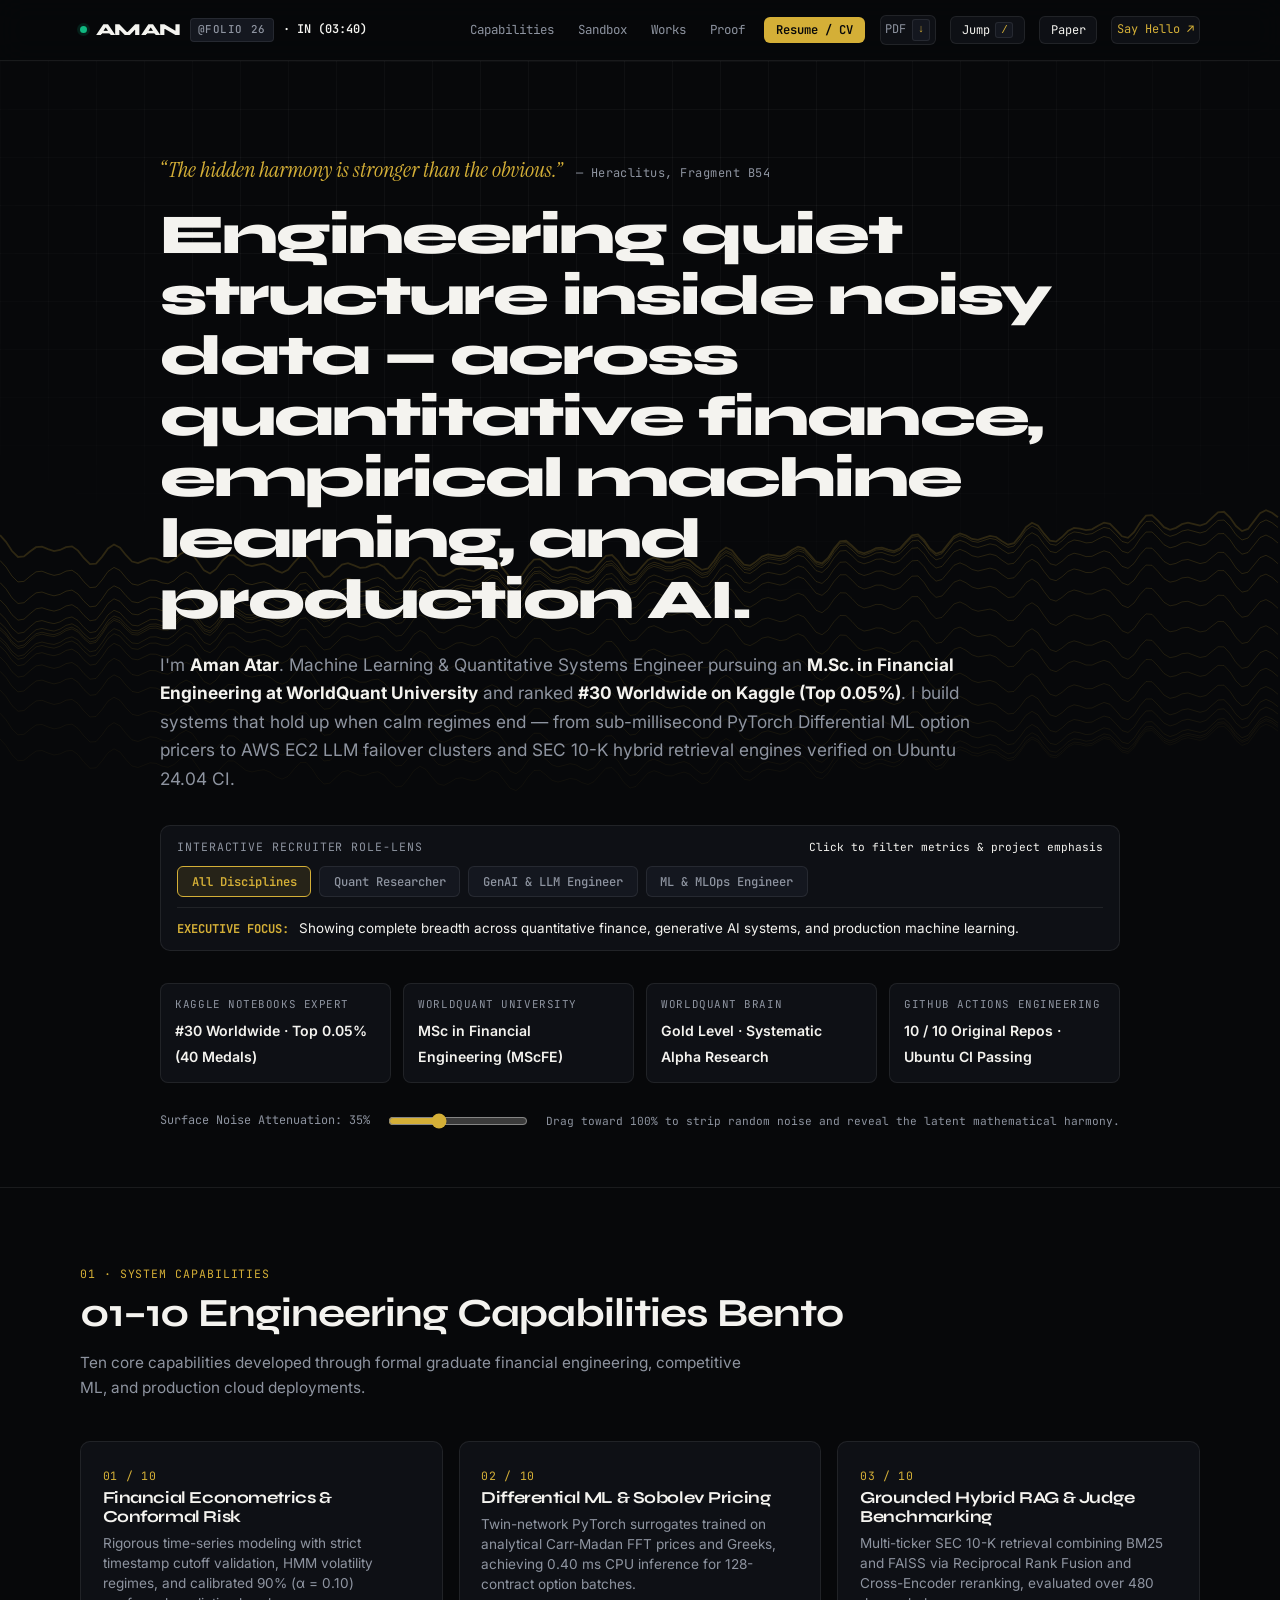
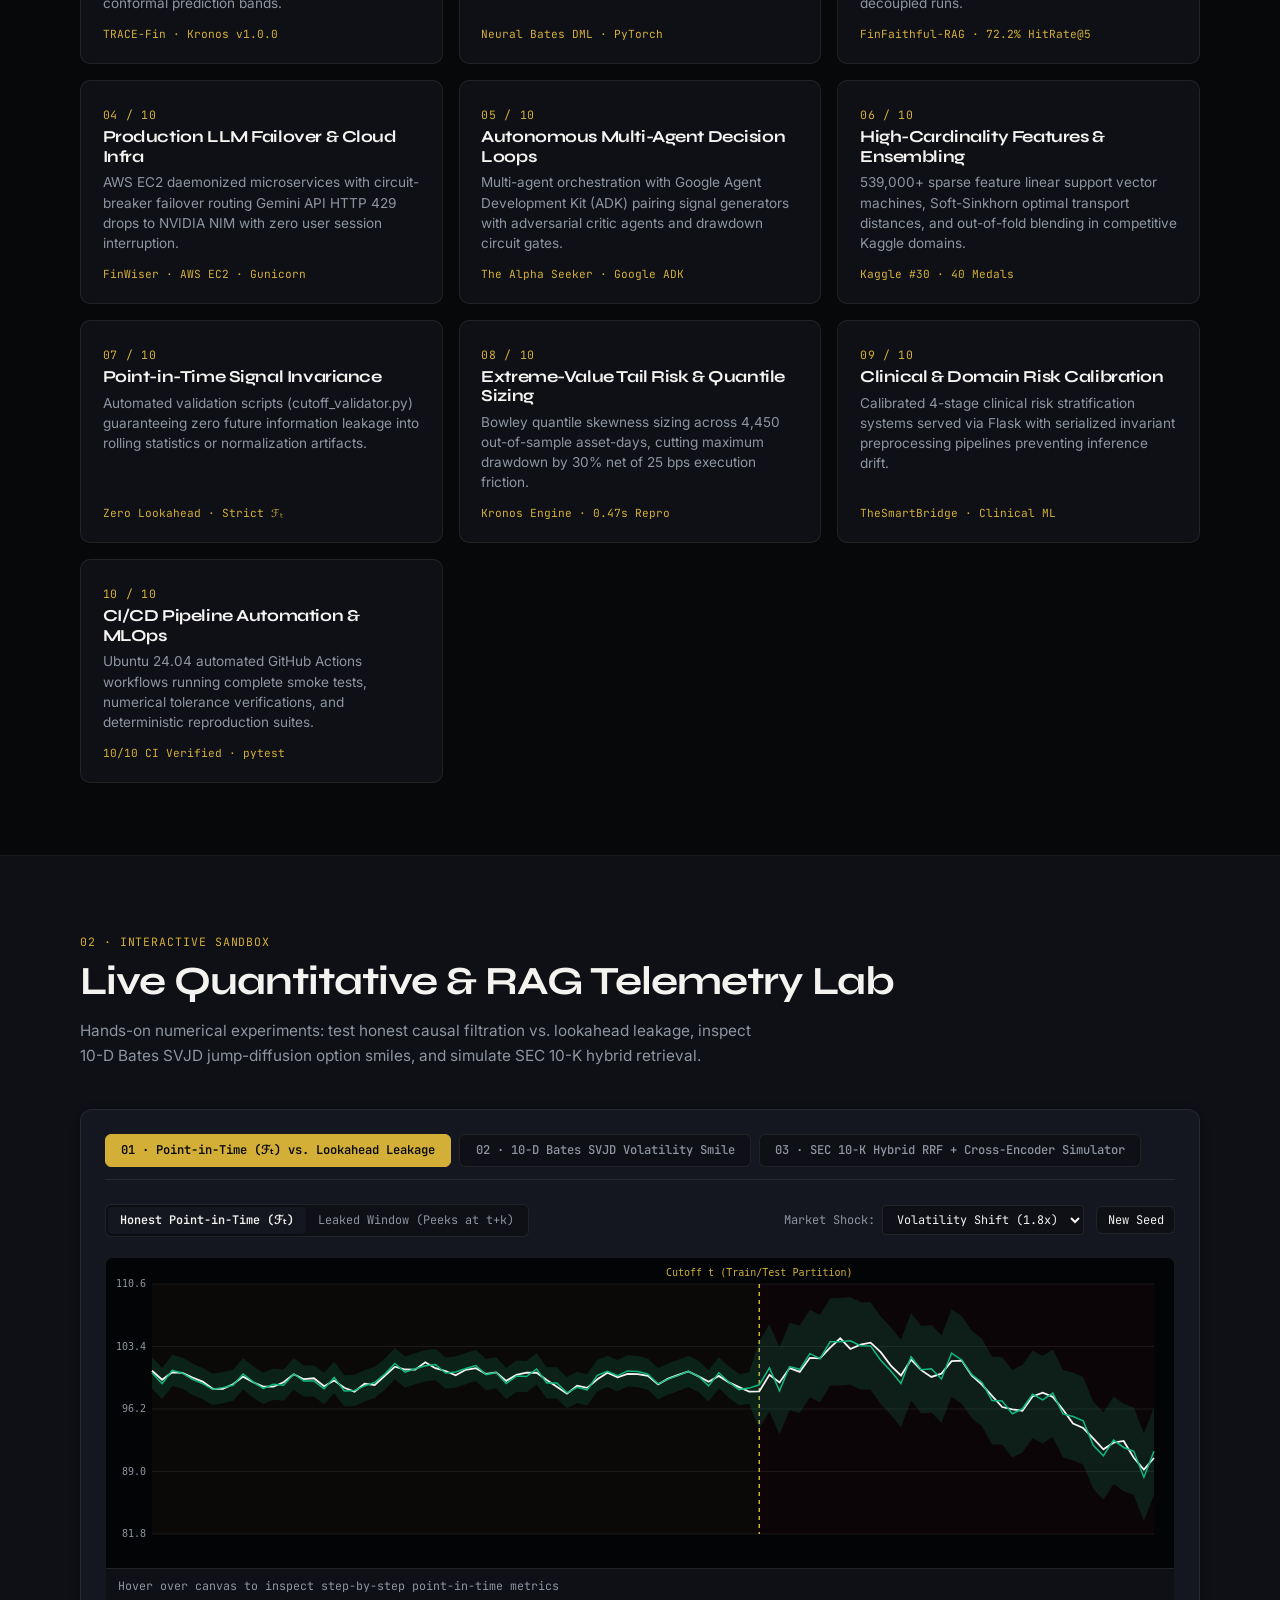
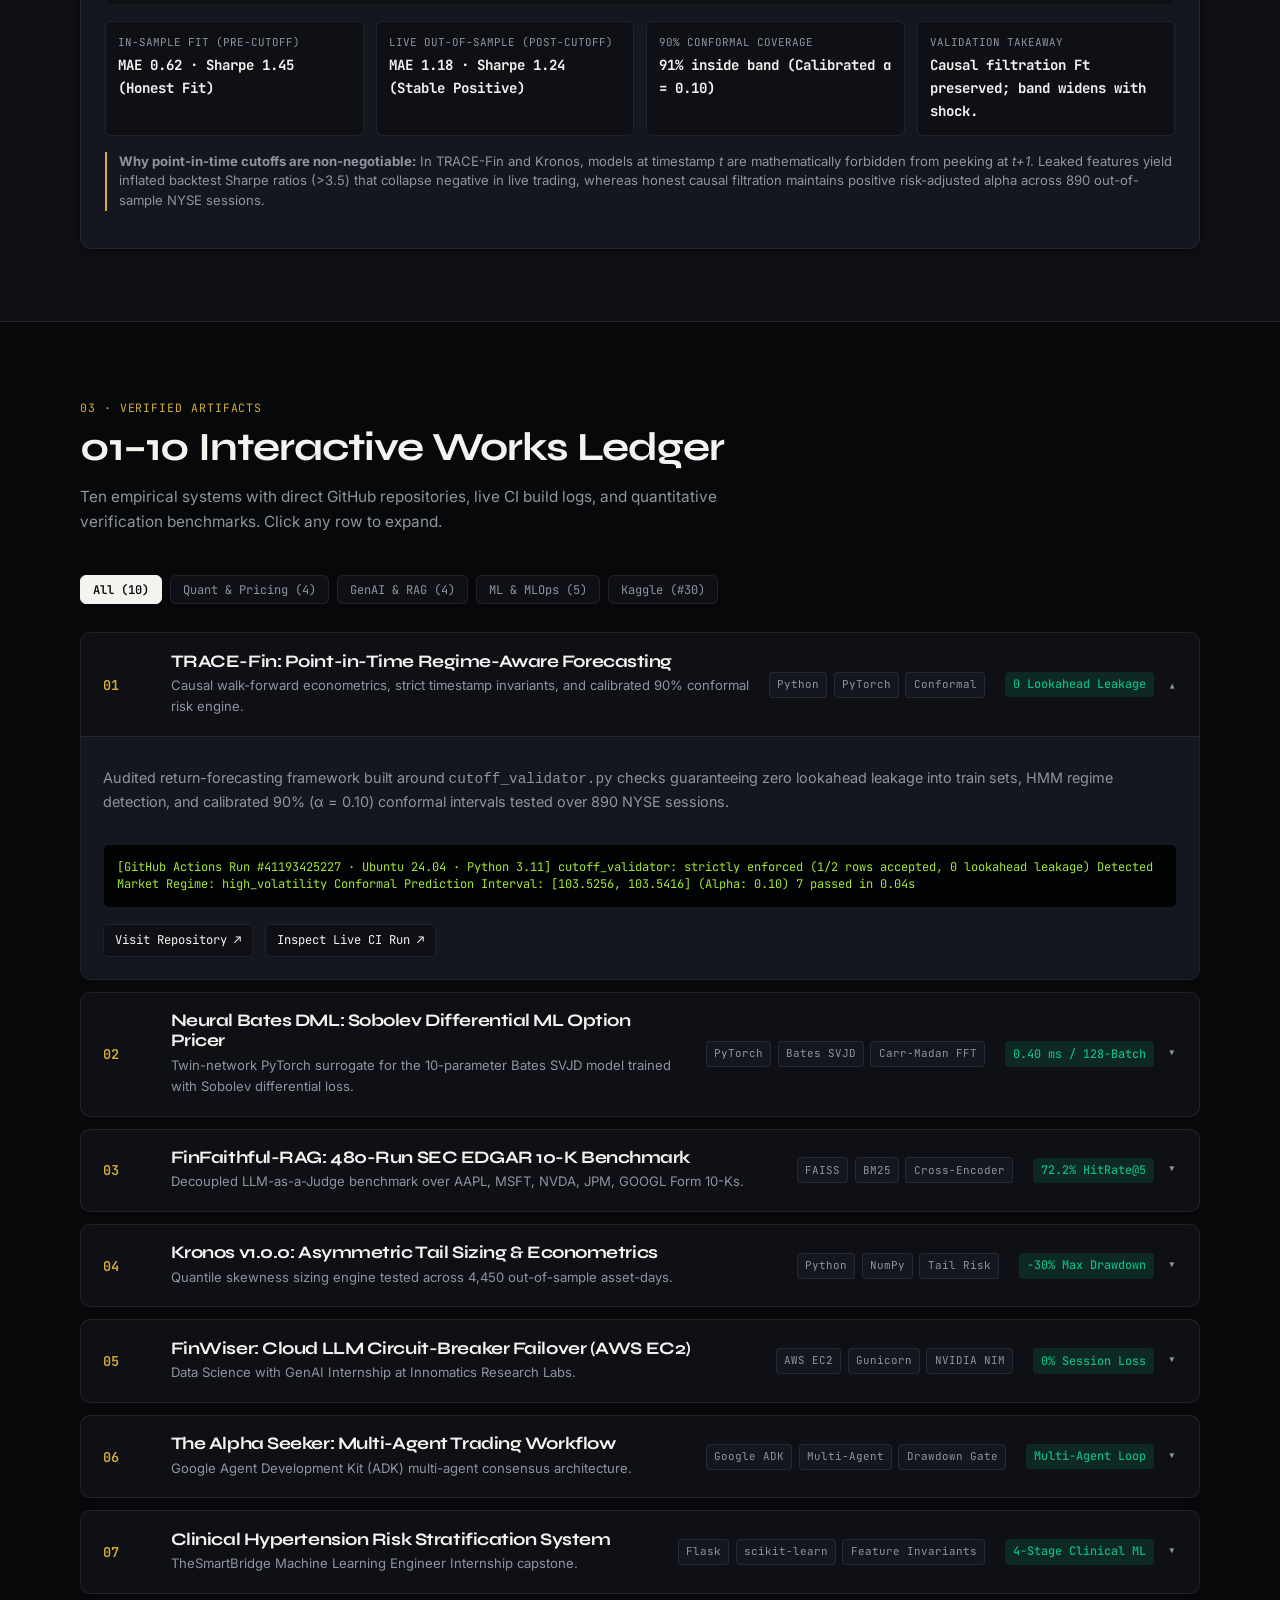
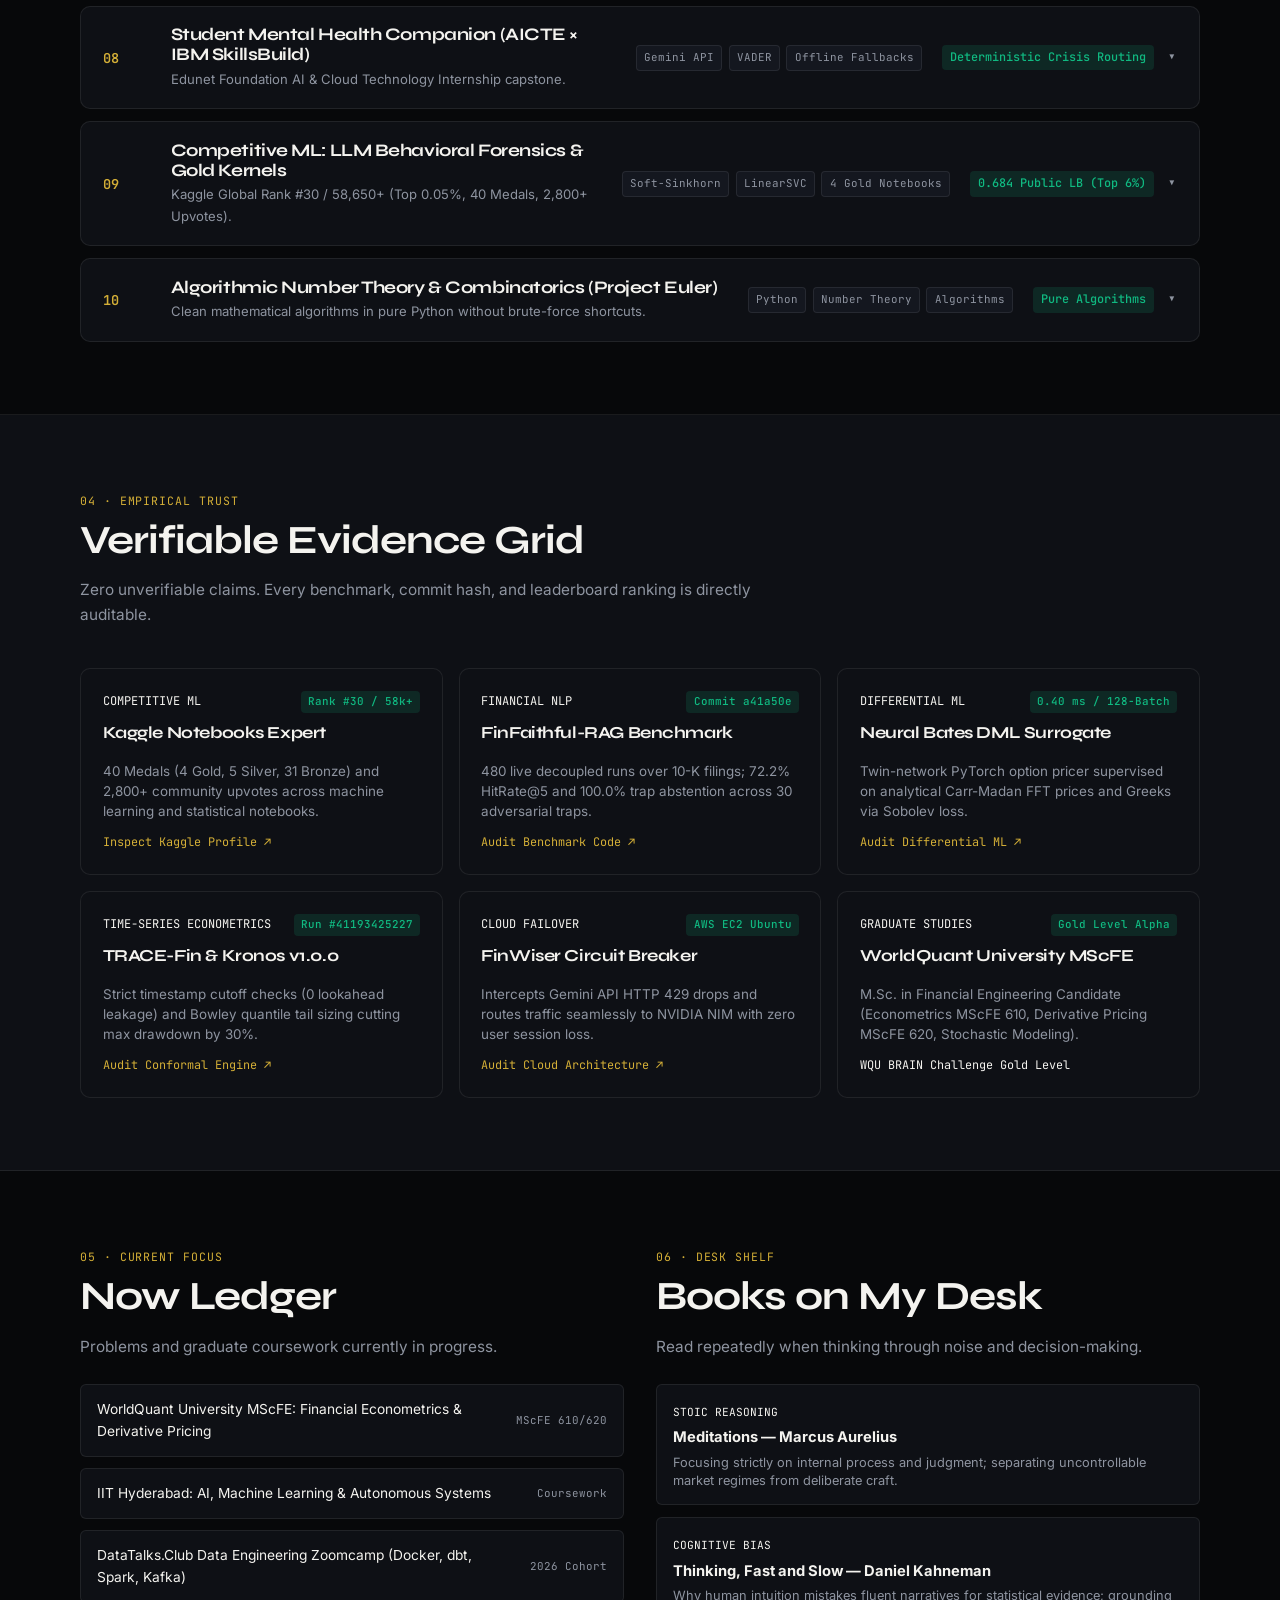
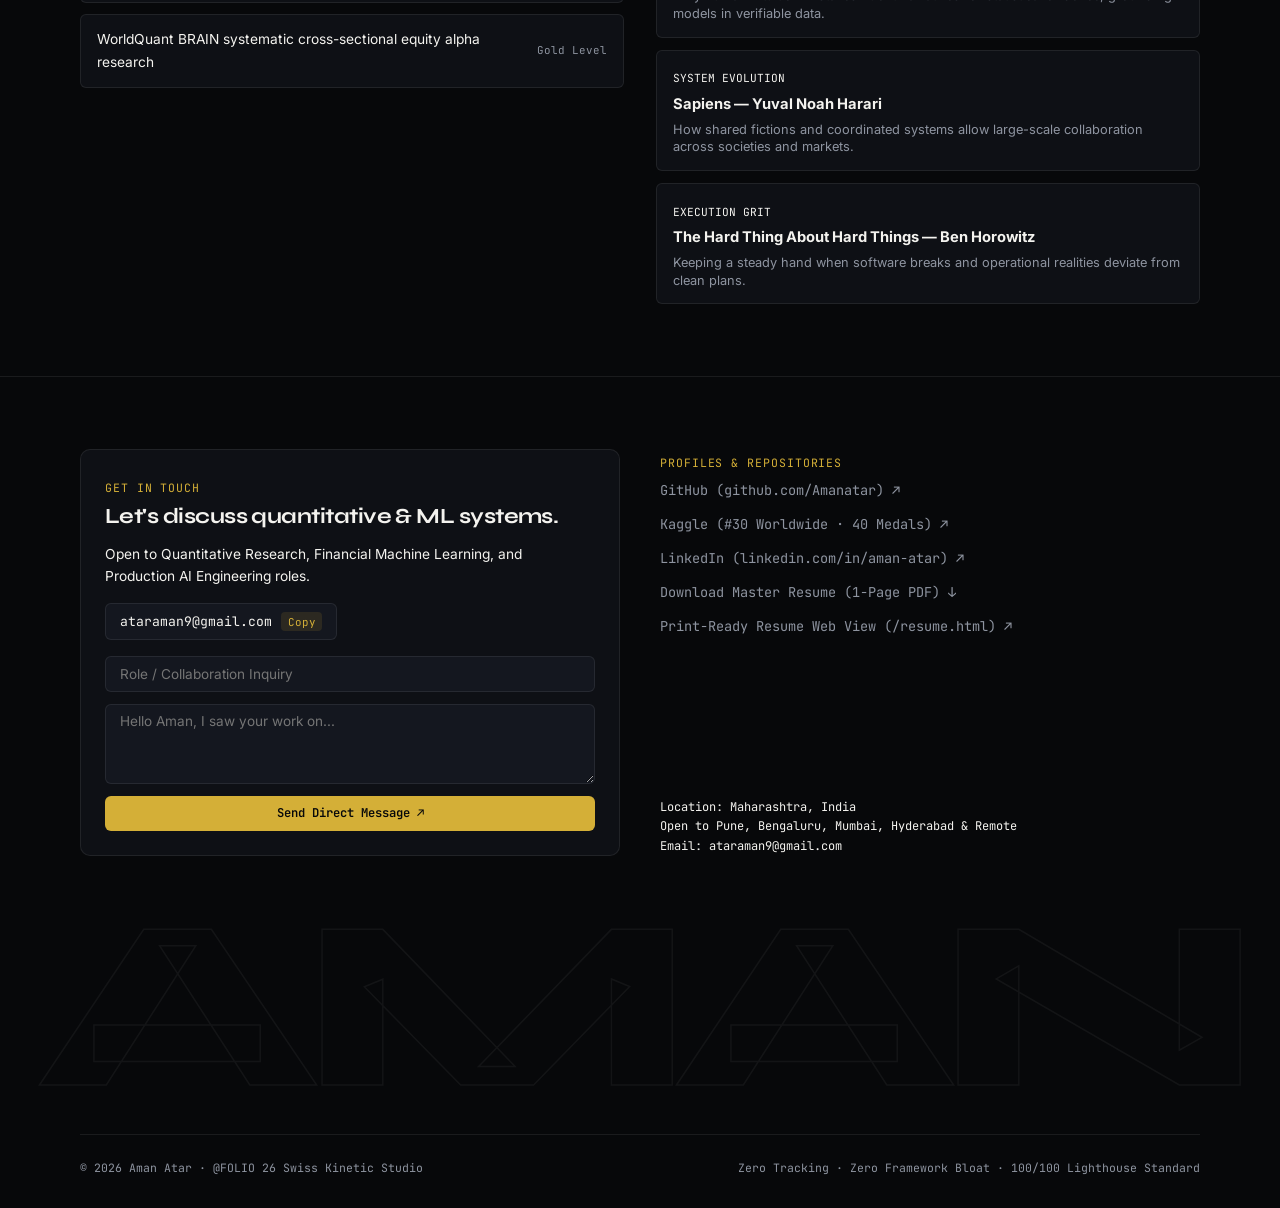
<file: index.html>
<!DOCTYPE html>
<html lang="en" data-theme="obsidian">
<head>
  <meta charset="UTF-8" />
  <meta name="viewport" content="width=device-width, initial-scale=1.0" />
  <title>Aman Atar — Quantitative ML, Financial Engineering &amp; Notes</title>
  <meta name="description" content="Aman Atar — MScFE student at WorldQuant University, Kaggle Notebooks Expert (#30 Worldwide), building point-in-time financial ML, Differential ML option pricers, and grounded RAG systems." />
  <link rel="canonical" href="https://amanatar.github.io/" />

  <!-- OpenGraph Metadata -->
  <meta property="og:title" content="Aman Atar — Quantitative ML &amp; Philosophical Notes (@FOLIO 26)" />
  <meta property="og:description" content="The hidden harmony is stronger than the obvious. Selected systems, empirical benchmarks, and notes on modeling noisy worlds honestly." />
  <meta property="og:type" content="website" />
  <meta property="og:url" content="https://amanatar.github.io/" />
  <meta property="og:image" content="https://amanatar.github.io/og-card.png" />
  <meta property="og:image:width" content="1200" />
  <meta property="og:image:height" content="630" />
  <meta property="og:image:alt" content="Aman Atar — Quantitative ML &amp; Financial Engineering" />

  <!-- Twitter Card -->
  <meta name="twitter:card" content="summary_large_image" />
  <meta name="twitter:title" content="Aman Atar — Quantitative ML &amp; Philosophical Notes (@FOLIO 26)" />
  <meta name="twitter:description" content="The hidden harmony is stronger than the obvious. Selected systems, empirical benchmarks, and notes on modeling noisy worlds honestly." />
  <meta name="twitter:image" content="https://amanatar.github.io/og-card.png" />

  <!-- Favicon -->
  <link rel="icon" type="image/svg+xml" href="favicon.svg" />

  <!-- Non-blocking Google Fonts with Zero-CLS Fallback -->
  <link rel="preconnect" href="https://fonts.googleapis.com" />
  <link rel="preconnect" href="https://fonts.gstatic.com" crossorigin />
  <link rel="preload" as="style" href="https://fonts.googleapis.com/css2?family=Instrument+Serif:ital@0;1&family=Inter:wght@400;500;600;700&family=JetBrains+Mono:wght@400;500;600&family=Syne:wght@700;800&display=swap" />
  <link rel="stylesheet" href="https://fonts.googleapis.com/css2?family=Instrument+Serif:ital@0;1&family=Inter:wght@400;500;600;700&family=JetBrains+Mono:wght@400;500;600&family=Syne:wght@700;800&display=swap" media="print" onload="this.media='all'" />
  <noscript>
    <link rel="stylesheet" href="https://fonts.googleapis.com/css2?family=Instrument+Serif:ital@0;1&family=Inter:wght@400;500;600;700&family=JetBrains+Mono:wght@400;500;600&family=Syne:wght@700;800&display=swap" />
  </noscript>

  <link rel="stylesheet" href="styles.css" />

  <!-- Structured Data (JSON-LD) for Search & Knowledge Graph -->
  <script type="application/ld+json">
  {
    "@context": "https://schema.org",
    "@graph": [
      {
        "@type": "Person",
        "@id": "https://amanatar.github.io/#person",
        "name": "Aman Atar",
        "url": "https://amanatar.github.io/",
        "jobTitle": "Quantitative Systems & Machine Learning Engineer",
        "email": "mailto:ataraman9@gmail.com",
        "address": {
          "@type": "PostalAddress",
          "addressLocality": "Solapur",
          "addressRegion": "Maharashtra",
          "addressCountry": "IN"
        },
        "alumniOf": [
          {
            "@type": "CollegeOrUniversity",
            "name": "WorldQuant University",
            "url": "https://www.wqu.edu"
          }
        ],
        "sameAs": [
          "https://github.com/Amanatar",
          "https://www.kaggle.com/amanatar",
          "https://www.linkedin.com/in/aman-atar"
        ]
      },
      {
        "@type": "ProfilePage",
        "@id": "https://amanatar.github.io/#webpage",
        "url": "https://amanatar.github.io/",
        "name": "Aman Atar — Quantitative ML, Financial Engineering & Notes (@FOLIO 26)",
        "about": { "@id": "https://amanatar.github.io/#person" },
        "description": "Selected systems, empirical benchmarks, and notes on modeling noisy worlds honestly."
      },
      {
        "@type": "SoftwareSourceCode",
        "name": "TRACE-Fin",
        "codeRepository": "https://github.com/Amanatar/auditable-regime-aware-agentic-forecasting",
        "programmingLanguage": "Python",
        "author": { "@id": "https://amanatar.github.io/#person" },
        "description": "Timestamp-Restricted Regime-Aware Forecasting with strict cutoff checks and conformal prediction intervals."
      },
      {
        "@type": "SoftwareSourceCode",
        "name": "Neural Bates DML",
        "codeRepository": "https://github.com/Amanatar/neural-bates-dml",
        "programmingLanguage": "Python",
        "author": { "@id": "https://amanatar.github.io/#person" },
        "description": "Twin-network PyTorch surrogate for the 10-parameter Bates SVJD model trained with Sobolev differential ML."
      },
      {
        "@type": "SoftwareSourceCode",
        "name": "FinFaithful-RAG",
        "codeRepository": "https://github.com/Amanatar/FinFaithful-RAG",
        "programmingLanguage": "Python",
        "author": { "@id": "https://amanatar.github.io/#person" },
        "description": "SEC EDGAR 10-K grounded retrieval and decoupled LLM-as-a-Judge faithfulness benchmark across 480 runs."
      }
    ]
  }
  </script>
</head>
<body>
  <!-- Accessibility Skip Link -->
  <a href="#top" class="skip-link">Skip to main content</a>

  <!-- STICKY STUDIO HEADER -->
  <header class="topbar">
    <div class="container topbar-inner">
      <a href="#top" class="brand">
        <span class="status-dot" aria-hidden="true"></span>
        <span class="wordmark-sm">AMAN</span>
        <span class="brand-badge">@FOLIO 26</span>
        <span class="muted font-mono" style="font-size:0.75rem;">· IN (<span id="ist-clock">IST Active</span>)</span>
      </a>

      <nav class="nav-links" aria-label="Primary Navigation">
        <a href="#capabilities">Capabilities</a>
        <a href="#lab">Sandbox</a>
        <a href="#work">Works</a>
        <a href="#proof">Proof</a>
        <button type="button" class="btn-resume-cta btn-open-resume" title="View interactive ATS Master Resume">
          Resume / CV
        </button>
        <a href="Aman_Atar_Resume.pdf" download="Aman_Atar_Resume.pdf" class="ghost-pill" title="Download ATS 1-Page PDF">
          <span>PDF</span> <kbd>↓</kbd>
        </a>
        <button id="cmd-btn" class="ghost-pill" type="button" title="Quick navigation (Press /)">
          <span>Jump</span> <kbd>/</kbd>
        </button>
        <button id="theme-toggle" class="ghost-pill" type="button" aria-label="Toggle color theme">
          <span id="theme-label">Paper</span>
        </button>
        <a href="#contact" class="ghost-pill" style="color:var(--accent);">Say Hello ↗</a>
      </nav>
    </div>
  </header>

  <main id="top">
    <!-- HERO SECTION WITH ARCHITECTURAL GRID & SIGNAL CANVAS -->
    <section class="hero">
      <div class="grid-bg-overlay" aria-hidden="true"></div>
      <canvas id="harmony-canvas" aria-hidden="true"></canvas>

      <div class="container hero-content">
        <p class="epigraph">
          “The hidden harmony is stronger than the obvious.”
          <span class="epigraph-author">— Heraclitus, Fragment B54</span>
        </p>

        <h1>
          Engineering quiet structure inside noisy data — across quantitative finance, empirical machine learning, and production AI.
        </h1>

        <p class="lead">
          I'm <strong>Aman Atar</strong>. Machine Learning &amp; Quantitative Systems Engineer pursuing an <strong>M.Sc. in Financial Engineering at WorldQuant University</strong> and ranked <strong>#30 Worldwide on Kaggle (Top 0.05%)</strong>. I build systems that hold up when calm regimes end — from sub-millisecond PyTorch Differential ML option pricers to AWS EC2 LLM failover clusters and SEC 10-K hybrid retrieval engines verified on Ubuntu 24.04 CI.
        </p>

        <!-- RECRUITER ROLE-LENS SWITCHER -->
        <div class="lens-container">
          <div class="lens-header">
            <span class="lens-kicker">Interactive Recruiter Role-Lens</span>
            <span class="font-mono muted" style="font-size:0.7rem;">Click to filter metrics &amp; project emphasis</span>
          </div>
          <div class="lens-bar" role="group" aria-label="Role-Lens Filter">
            <button type="button" class="lens-pill active" data-role="all">All Disciplines</button>
            <button type="button" class="lens-pill" data-role="quant">Quant Researcher</button>
            <button type="button" class="lens-pill" data-role="genai">GenAI &amp; LLM Engineer</button>
            <button type="button" class="lens-pill" data-role="mlops">ML &amp; MLOps Engineer</button>
          </div>
          <div class="lens-callout" id="lens-callout-text">
            <strong>Executive Focus:</strong> Showing complete breadth across quantitative finance, generative AI systems, and production machine learning.
          </div>
        </div>

        <!-- VERIFIED CREDENTIAL STRIP -->
        <div class="credential-strip">
          <a href="https://www.kaggle.com/amanatar" target="_blank" rel="noopener" class="cred-chip">
            <span class="cred-kicker">Kaggle Notebooks Expert</span>
            <strong>#30 Worldwide · Top 0.05% (40 Medals)</strong>
          </a>
          <div class="cred-chip">
            <span class="cred-kicker">WorldQuant University</span>
            <strong>MSc in Financial Engineering (MScFE)</strong>
          </div>
          <div class="cred-chip">
            <span class="cred-kicker">WorldQuant BRAIN</span>
            <strong>Gold Level · Systematic Alpha Research</strong>
          </div>
          <a href="https://github.com/Amanatar" target="_blank" rel="noopener" class="cred-chip">
            <span class="cred-kicker">GitHub Actions Engineering</span>
            <strong>10 / 10 Original Repos · Ubuntu CI Passing</strong>
          </a>
        </div>

        <div class="canvas-control-bar">
          <label for="noise-slider" class="font-mono" style="font-size:0.74rem;">
            Surface Noise Attenuation: <span id="noise-val">35%</span>
          </label>
          <input id="noise-slider" type="range" min="0" max="100" value="35" aria-label="Surface Noise Attenuation Slider" />
          <span class="canvas-hint font-mono" style="font-size:0.7rem; color:var(--muted);">Drag toward 100% to strip random noise and reveal the latent mathematical harmony.</span>
        </div>
      </div>
    </section>

    <!-- SECTION 01: 01-10 BENTO CAPABILITIES GRID -->
    <section id="capabilities" class="section">
      <div class="container">
        <div class="section-head">
          <span class="kicker">01 · System Capabilities</span>
          <h2>01–10 Engineering Capabilities Bento</h2>
          <p class="section-sub">
            Ten core capabilities developed through formal graduate financial engineering, competitive ML, and production cloud deployments.
          </p>
        </div>

        <div class="bento-grid">
          <div class="bento-card spotlight-card">
            <div>
              <span class="bento-num">01 / 10</span>
              <h3>Financial Econometrics &amp; Conformal Risk</h3>
              <p>Rigorous time-series modeling with strict timestamp cutoff validation, HMM volatility regimes, and calibrated 90% (α = 0.10) conformal prediction bands.</p>
            </div>
            <span class="bento-tag">TRACE-Fin · Kronos v1.0.0</span>
          </div>

          <div class="bento-card spotlight-card">
            <div>
              <span class="bento-num">02 / 10</span>
              <h3>Differential ML &amp; Sobolev Pricing</h3>
              <p>Twin-network PyTorch surrogates trained on analytical Carr-Madan FFT prices and Greeks, achieving 0.40 ms CPU inference for 128-contract option batches.</p>
            </div>
            <span class="bento-tag">Neural Bates DML · PyTorch</span>
          </div>

          <div class="bento-card spotlight-card">
            <div>
              <span class="bento-num">03 / 10</span>
              <h3>Grounded Hybrid RAG &amp; Judge Benchmarking</h3>
              <p>Multi-ticker SEC 10-K retrieval combining BM25 and FAISS via Reciprocal Rank Fusion and Cross-Encoder reranking, evaluated over 480 decoupled runs.</p>
            </div>
            <span class="bento-tag">FinFaithful-RAG · 72.2% HitRate@5</span>
          </div>

          <div class="bento-card spotlight-card">
            <div>
              <span class="bento-num">04 / 10</span>
              <h3>Production LLM Failover &amp; Cloud Infra</h3>
              <p>AWS EC2 daemonized microservices with circuit-breaker failover routing Gemini API HTTP 429 drops to NVIDIA NIM with zero user session interruption.</p>
            </div>
            <span class="bento-tag">FinWiser · AWS EC2 · Gunicorn</span>
          </div>

          <div class="bento-card spotlight-card">
            <div>
              <span class="bento-num">05 / 10</span>
              <h3>Autonomous Multi-Agent Decision Loops</h3>
              <p>Multi-agent orchestration with Google Agent Development Kit (ADK) pairing signal generators with adversarial critic agents and drawdown circuit gates.</p>
            </div>
            <span class="bento-tag">The Alpha Seeker · Google ADK</span>
          </div>

          <div class="bento-card spotlight-card">
            <div>
              <span class="bento-num">06 / 10</span>
              <h3>High-Cardinality Features &amp; Ensembling</h3>
              <p>539,000+ sparse feature linear support vector machines, Soft-Sinkhorn optimal transport distances, and out-of-fold blending in competitive Kaggle domains.</p>
            </div>
            <span class="bento-tag">Kaggle #30 · 40 Medals</span>
          </div>

          <div class="bento-card spotlight-card">
            <div>
              <span class="bento-num">07 / 10</span>
              <h3>Point-in-Time Signal Invariance</h3>
              <p>Automated validation scripts (cutoff_validator.py) guaranteeing zero future information leakage into rolling statistics or normalization artifacts.</p>
            </div>
            <span class="bento-tag">Zero Lookahead · Strict ℱₜ</span>
          </div>

          <div class="bento-card spotlight-card">
            <div>
              <span class="bento-num">08 / 10</span>
              <h3>Extreme-Value Tail Risk &amp; Quantile Sizing</h3>
              <p>Bowley quantile skewness sizing across 4,450 out-of-sample asset-days, cutting maximum drawdown by 30% net of 25 bps execution friction.</p>
            </div>
            <span class="bento-tag">Kronos Engine · 0.47s Repro</span>
          </div>

          <div class="bento-card spotlight-card">
            <div>
              <span class="bento-num">09 / 10</span>
              <h3>Clinical &amp; Domain Risk Calibration</h3>
              <p>Calibrated 4-stage clinical risk stratification systems served via Flask with serialized invariant preprocessing pipelines preventing inference drift.</p>
            </div>
            <span class="bento-tag">TheSmartBridge · Clinical ML</span>
          </div>

          <div class="bento-card spotlight-card">
            <div>
              <span class="bento-num">10 / 10</span>
              <h3>CI/CD Pipeline Automation &amp; MLOps</h3>
              <p>Ubuntu 24.04 automated GitHub Actions workflows running complete smoke tests, numerical tolerance verifications, and deterministic reproduction suites.</p>
            </div>
            <span class="bento-tag">10/10 CI Verified · pytest</span>
          </div>
        </div>
      </div>
    </section>

    <!-- SECTION 02: 3-TAB INTERACTIVE QUANT & RAG SANDBOX -->
    <section id="lab" class="section section-alt">
      <div class="container">
        <div class="section-head">
          <span class="kicker">02 · Interactive Sandbox</span>
          <h2>Live Quantitative &amp; RAG Telemetry Lab</h2>
          <p class="section-sub">
            Hands-on numerical experiments: test honest causal filtration vs. lookahead leakage, inspect 10-D Bates SVJD jump-diffusion option smiles, and simulate SEC 10-K hybrid retrieval.
          </p>
        </div>

        <div class="lab-box">
          <!-- MASTER LAB TABS -->
          <div class="lab-main-tabs" role="tablist" aria-label="Interactive Sandbox Experiments">
            <button type="button" class="tab-pill active" id="tab-btn-leakage" role="tab" aria-selected="true" data-tab="leakage">
              01 · Point-in-Time (ℱₜ) vs. Lookahead Leakage
            </button>
            <button type="button" class="tab-pill" id="tab-btn-smile" role="tab" aria-selected="false" data-tab="smile">
              02 · 10-D Bates SVJD Volatility Smile
            </button>
            <button type="button" class="tab-pill" id="tab-btn-rag" role="tab" aria-selected="false" data-tab="rag">
              03 · SEC 10-K Hybrid RRF + Cross-Encoder Simulator
            </button>
          </div>

          <!-- TAB 1: LOOKAHEAD LEAKAGE -->
          <div id="lab-tab-leakage" class="lab-tab-panel" role="tabpanel">
            <div class="lab-toolbar">
              <div class="segmented" role="group" aria-label="Filtration mode">
                <button type="button" class="seg-btn active" data-mode="causal">
                  Honest Point-in-Time (ℱₜ)
                </button>
                <button type="button" class="seg-btn" data-mode="leaked">
                  Leaked Window (Peeks at t+k)
                </button>
              </div>

              <div class="lab-actions">
                <label class="font-mono">
                  Market Shock:
                  <select id="shock-select" aria-label="Simulated market shock level">
                    <option value="1.0">Calm Regime (1.0x)</option>
                    <option value="1.8" selected>Volatility Shift (1.8x)</option>
                    <option value="2.8">Jump Shock (2.8x)</option>
                  </select>
                </label>
                <button type="button" id="reseed-btn" class="ghost-pill">New Seed</button>
              </div>
            </div>

            <div class="lab-canvas-wrap">
              <canvas id="leakage-canvas" width="960" height="310" role="img" aria-label="Interactive chart comparing honest point-in-time filtration vs lookahead leakage across train and test partitions"></canvas>
              <div id="leakage-hover-info" class="canvas-hover-readout">Hover over canvas to inspect step-by-step point-in-time metrics</div>
            </div>

            <div class="lab-metrics">
              <div class="metric-item">
                <span class="mono-label">In-Sample Fit (Pre-Cutoff)</span>
                <strong id="m-insample">MAE 0.62 · Sharpe 1.45 (Honest Fit)</strong>
              </div>
              <div class="metric-item">
                <span class="mono-label">Live Out-of-Sample (Post-Cutoff)</span>
                <strong id="m-oos">MAE 1.18 · Sharpe 1.24 (Stable Positive)</strong>
              </div>
              <div class="metric-item">
                <span class="mono-label">90% Conformal Coverage</span>
                <strong id="m-cov">91% inside band (Calibrated α = 0.10)</strong>
              </div>
              <div class="metric-item">
                <span class="mono-label">Validation Takeaway</span>
                <strong id="m-verdict">Causal filtration Ft preserved; band widens with shock.</strong>
              </div>
            </div>

            <p class="lab-note">
              <strong>Why point-in-time cutoffs are non-negotiable:</strong> In TRACE-Fin and Kronos, models at timestamp <i>t</i> are mathematically forbidden from peeking at <i>t+1</i>. Leaked features yield inflated backtest Sharpe ratios (&gt;3.5) that collapse negative in live trading, whereas honest causal filtration maintains positive risk-adjusted alpha across 890 out-of-sample NYSE sessions.
            </p>
          </div>

          <!-- TAB 2: BATES SVJD VOLATILITY SMILE -->
          <div id="lab-tab-smile" class="lab-tab-panel" role="tabpanel" hidden>
            <div class="lab-toolbar">
              <div class="lab-slider-row">
                <label class="font-mono">
                  Jump Intensity (λ): <span id="val-jump-lambda">1.2</span>
                  <input type="range" id="slider-jump-lambda" min="0.0" max="2.5" step="0.1" value="1.2" aria-label="Jump Intensity Lambda" />
                </label>
                <label class="font-mono">
                  Mean Jump (μ_J): <span id="val-jump-mu">-8%</span>
                  <input type="range" id="slider-jump-mu" min="-20" max="5" step="1" value="-8" aria-label="Mean Jump Size Mu" />
                </label>
                <label class="font-mono">
                  Vol-of-Vol (ξ): <span id="val-vol-vol">0.40</span>
                  <input type="range" id="slider-vol-vol" min="0.10" max="0.90" step="0.05" value="0.40" aria-label="Volatility of Volatility Xi" />
                </label>
                <button type="button" id="reset-smile-params" class="ghost-pill">Reset Baseline</button>
              </div>
            </div>

            <div class="lab-canvas-wrap">
              <canvas id="smile-canvas" width="960" height="310" role="img" aria-label="Interactive Bates SVJD implied volatility smile across strike moneyness compared to Black-Scholes"></canvas>
              <div id="smile-hover-info" class="canvas-hover-readout">Hover over canvas to inspect implied volatility smile across strike moneyness</div>
            </div>

            <div class="lab-metrics">
              <div class="metric-item">
                <span class="mono-label">Pricer Execution Speed</span>
                <strong id="m-smile-speed">0.40 ms / 128-Option Batch</strong>
              </div>
              <div class="metric-item">
                <span class="mono-label">Sobolev Loss Greek Lift</span>
                <strong id="m-smile-greeks">40.1% Lower Delta Error</strong>
              </div>
              <div class="metric-item">
                <span class="mono-label">Numerical Stability</span>
                <strong id="m-smile-arb">Zero NaN Jacobians (Ubuntu CI)</strong>
              </div>
              <div class="metric-item">
                <span class="mono-label">Calibration Acceleration</span>
                <strong id="m-dml-speed">1.58× SPY Calib (10.3× CPU Surface)</strong>
              </div>
            </div>

            <p class="lab-note">
              <strong>Why Sobolev Differential ML matters:</strong> Classical Carr-Madan FFT integration takes 9.61 s per SPY calibration; our twin-network PyTorch surrogate trains directly on analytical sensitivities (Jacobians), cutting Delta error by 40.1% and evaluating a 128-option batch in 0.40 ms on CPU.
            </p>
          </div>

          <!-- TAB 3: SEC 10-K RAG SIMULATOR -->
          <div id="lab-tab-rag" class="lab-tab-panel" role="tabpanel" hidden>
            <div class="lab-toolbar">
              <div class="rag-queries-bar">
                <button type="button" class="rag-query-btn active" data-query="tax">
                  Query 1: AAPL vs MSFT Effective Tax Rate (2024 10-K)
                </button>
                <button type="button" class="rag-query-btn" data-query="rpo">
                  Query 2: NVDA Remaining Performance Obligations (RPO 2025)
                </button>
                <button type="button" class="rag-query-btn" data-query="trap">
                  Query 3: Adversarial FY2028 Revenue Trap (Unanswerable)
                </button>
              </div>
            </div>

            <div class="rag-sim-grid">
              <div class="rag-tier-card">
                <div class="rag-tier-head">
                  <span class="rag-badge">Dense Only</span>
                  <span class="font-mono muted" style="font-size:0.7rem;">FAISS (dim=384)</span>
                </div>
                <h4>Dense Vector Retrieval</h4>
                <p id="rag-faiss-desc">Retrieves narrative MD&amp;A sections discussing tax policy but misses row-level effective tax rate reconciliation tables due to embedding dilution.</p>
                <div class="rag-score-bar">
                  <span>Benchmark Metric:</span>
                  <strong id="rag-faiss-score">Hit@5: 44.4% · MRR: 0.22</strong>
                </div>
              </div>

              <div class="rag-tier-card">
                <div class="rag-tier-head">
                  <span class="rag-badge">Sparse Only</span>
                  <span class="font-mono muted" style="font-size:0.7rem;">BM25 Lexical</span>
                </div>
                <h4>Lexical Keyword Retrieval</h4>
                <p id="rag-bm25-desc">Matches exact keywords 'effective tax rate' but fails cross-company alignment between Apple and Microsoft reporting nomenclatures.</p>
                <div class="rag-score-bar">
                  <span>Benchmark Metric:</span>
                  <strong id="rag-bm25-score">Hit@5: 54.4% · MRR: 0.29</strong>
                </div>
              </div>

              <div class="rag-tier-card winner">
                <div class="rag-tier-head">
                  <span class="rag-badge winner">Production Architecture</span>
                  <span class="font-mono" style="font-size:0.7rem; color:var(--emerald);">Hybrid RRF + Reranker</span>
                </div>
                <h4>FinFaithful Hybrid Pipeline</h4>
                <p id="rag-hybrid-desc">Replicates Markdown table headers across AAPL Note 8 and MSFT Note 13; cross-encoder reranks exact statutory-to-effective tax percentages.</p>
                <div class="rag-score-bar">
                  <span>Benchmark Metric:</span>
                  <strong id="rag-hybrid-score" style="color:var(--emerald);">Hit@5: 72.2% · Faithfulness: 4.12/5.0</strong>
                </div>
              </div>
            </div>

            <p class="lab-note">
              <strong>Why decoupled LLM-as-a-Judge evaluation matters:</strong> Evaluating across 480 live runs with a decoupled generator (Qwen-27B) and independent judge (GPT-OSS-20B) proves that Markdown table replication and Cross-Encoder reranking double cross-company recall (33.3% → 66.7%) and achieve 100% trap defense on 30 unanswerable queries.
            </p>
          </div>
        </div>
      </div>
    </section>

    <!-- SECTION 03: 01-10 INTERACTIVE WORKS LEDGER -->
    <section id="work" class="section">
      <div class="container">
        <div class="section-head">
          <span class="kicker">03 · Verified Artifacts</span>
          <h2>01–10 Interactive Works Ledger</h2>
          <p class="section-sub">
            Ten empirical systems with direct GitHub repositories, live CI build logs, and quantitative verification benchmarks. Click any row to expand.
          </p>
        </div>

        <!-- CATEGORY FILTER BAR -->
        <div class="filter-bar" role="group" aria-label="Filter projects by category">
          <button class="filter-pill active" data-filter="all" type="button" aria-pressed="true">All (10)</button>
          <button class="filter-pill" data-filter="quant" type="button" aria-pressed="false">Quant &amp; Pricing (4)</button>
          <button class="filter-pill" data-filter="genai" type="button" aria-pressed="false">GenAI &amp; RAG (4)</button>
          <button class="filter-pill" data-filter="mlops" type="button" aria-pressed="false">ML &amp; MLOps (5)</button>
          <button class="filter-pill" data-filter="kaggle" type="button" aria-pressed="false">Kaggle (#30)</button>
        </div>

        <div class="works-ledger">

          <!-- 01 TRACE-Fin -->
          <article class="work-row spotlight-card is-open" data-work-idx="1" data-cat="quant mlops">
            <div class="work-row-summary">
              <span class="work-idx">01</span>
              <div class="work-info">
                <h3>
                  <span>TRACE-Fin: Point-in-Time Regime-Aware Forecasting</span>
                </h3>
                <span class="work-sub">Causal walk-forward econometrics, strict timestamp invariants, and calibrated 90% conformal risk engine.</span>
              </div>
              <div class="work-tags">
                <span class="tag-pill">Python</span>
                <span class="tag-pill">PyTorch</span>
                <span class="tag-pill">Conformal</span>
              </div>
              <div class="work-meta-right">
                <span class="work-badge-metric">0 Lookahead Leakage</span>
                <span class="work-expand-icon">▾</span>
              </div>
            </div>
            <div class="work-row-drawer">
              <div class="drawer-content">
                <p class="drawer-desc">
                  Audited return-forecasting framework built around <code>cutoff_validator.py</code> checks guaranteeing zero lookahead leakage into train sets, HMM regime detection, and calibrated 90% (α = 0.10) conformal intervals tested over 890 NYSE sessions.
                </p>
                <div class="drawer-ci-box">
[GitHub Actions Run #41193425227 · Ubuntu 24.04 · Python 3.11]
cutoff_validator: strictly enforced (1/2 rows accepted, 0 lookahead leakage)
Detected Market Regime: high_volatility
Conformal Prediction Interval: [103.5256, 103.5416] (Alpha: 0.10)
7 passed in 0.04s
                </div>
                <div class="drawer-actions">
                  <a href="https://github.com/Amanatar/auditable-regime-aware-agentic-forecasting" target="_blank" rel="noopener" class="drawer-btn">Visit Repository ↗</a>
                  <a href="https://github.com/Amanatar/auditable-regime-aware-agentic-forecasting/actions" target="_blank" rel="noopener" class="drawer-btn">Inspect Live CI Run ↗</a>
                </div>
              </div>
            </div>
          </article>

          <!-- 02 Neural Bates DML -->
          <article class="work-row spotlight-card" data-work-idx="2" data-cat="quant mlops">
            <div class="work-row-summary">
              <span class="work-idx">02</span>
              <div class="work-info">
                <h3>
                  <span>Neural Bates DML: Sobolev Differential ML Option Pricer</span>
                </h3>
                <span class="work-sub">Twin-network PyTorch surrogate for the 10-parameter Bates SVJD model trained with Sobolev differential loss.</span>
              </div>
              <div class="work-tags">
                <span class="tag-pill">PyTorch</span>
                <span class="tag-pill">Bates SVJD</span>
                <span class="tag-pill">Carr-Madan FFT</span>
              </div>
              <div class="work-meta-right">
                <span class="work-badge-metric">0.40 ms / 128-Batch</span>
                <span class="work-expand-icon">▾</span>
              </div>
            </div>
            <div class="work-row-drawer">
              <div class="drawer-content">
                <p class="drawer-desc">
                  Supervised simultaneously on analytical prices and analytical Greeks (Jacobians). Delivers <strong>1.58× faster SPY calibration</strong> (6.07 s vs. 9.61 s FFT), <strong>10.3× per-surface speedup</strong> (3.26 ms CPU), <strong>340 bps IV RMSE</strong>, and <strong>40.1% lower Delta error</strong> with zero NaN instability.
                </p>
                <div class="drawer-ci-box">
[GitHub Actions Run #41193397993 · Ubuntu 24.04 · Python 3.11]
test_bates_dml_synthetic_training: PASSED [128-contract Sobolev synthetic loop]
test_fft_black_scholes_limit: PASSED [Max price error: 1.13e-04 < 1.0e-03]
test_pretrained_sobolev_checkpoint: PASSED [Zero NaNs, 0.40 ms/128-batch, 40.1% Delta MAE drop]
test_spy_surface_calibration: PASSED [Recovered IV RMSE: 340.0 bps in 6.07 s]
8 passed in 9.29s
                </div>
                <div class="drawer-actions">
                  <a href="https://github.com/Amanatar/neural-bates-dml" target="_blank" rel="noopener" class="drawer-btn">Visit Repository ↗</a>
                  <a href="https://huggingface.co/spaces/Amanatar/neural-bates-dml" target="_blank" rel="noopener" class="drawer-btn" style="color:var(--accent);">Live Hugging Face Space ↗</a>
                  <a href="https://github.com/Amanatar/neural-bates-dml/actions" target="_blank" rel="noopener" class="drawer-btn">Inspect Live CI Run ↗</a>
                </div>
              </div>
            </div>
          </article>

          <!-- 03 FinFaithful-RAG -->
          <article class="work-row spotlight-card" data-work-idx="3" data-cat="genai mlops">
            <div class="work-row-summary">
              <span class="work-idx">03</span>
              <div class="work-info">
                <h3>
                  <span>FinFaithful-RAG: 480-Run SEC EDGAR 10-K Benchmark</span>
                </h3>
                <span class="work-sub">Decoupled LLM-as-a-Judge benchmark over AAPL, MSFT, NVDA, JPM, GOOGL Form 10-Ks.</span>
              </div>
              <div class="work-tags">
                <span class="tag-pill">FAISS</span>
                <span class="tag-pill">BM25</span>
                <span class="tag-pill">Cross-Encoder</span>
              </div>
              <div class="work-meta-right">
                <span class="work-badge-metric">72.2% HitRate@5</span>
                <span class="work-expand-icon">▾</span>
              </div>
            </div>
            <div class="work-row-drawer">
              <div class="drawer-content">
                <p class="drawer-desc">
                  Evaluated 4 retrieval modes across 480 live runs over 120 ground-truth questions with decoupled generator (Qwen-27B) and independent judge (GPT-OSS-20B). Hybrid RRF + Cross-Encoder lifts HitRate@5 to <strong>72.2%</strong> (vs. 54.4% BM25, 44.4% FAISS), achieves <strong>89.2% citation validity</strong>, and <strong>100.0% trap abstention</strong> on 30 unanswerable queries.
                </p>
                <div class="drawer-ci-box">
[GitHub Actions Run #42760579773 · Ubuntu 24.04 · Python 3.11]
SEC 10-K Corpus Indexed in FAISS (dim=384) & BM25
HitRate@5: 72.2% | Faithfulness: 4.12 / 5.0 | Trap Abstention: 100.0%
Verified clean run (a41a50e)
                </div>
                <div class="drawer-actions">
                  <a href="https://github.com/Amanatar/FinFaithful-RAG" target="_blank" rel="noopener" class="drawer-btn">Visit Repository ↗</a>
                  <a href="https://github.com/Amanatar/FinFaithful-RAG/actions" target="_blank" rel="noopener" class="drawer-btn">Inspect Live CI Run ↗</a>
                </div>
              </div>
            </div>
          </article>

          <!-- 04 Kronos v1.0.0 -->
          <article class="work-row spotlight-card" data-work-idx="4" data-cat="quant">
            <div class="work-row-summary">
              <span class="work-idx">04</span>
              <div class="work-info">
                <h3>
                  <span>Kronos v1.0.0: Asymmetric Tail Sizing &amp; Econometrics</span>
                </h3>
                <span class="work-sub">Quantile skewness sizing engine tested across 4,450 out-of-sample asset-days.</span>
              </div>
              <div class="work-tags">
                <span class="tag-pill">Python</span>
                <span class="tag-pill">NumPy</span>
                <span class="tag-pill">Tail Risk</span>
              </div>
              <div class="work-meta-right">
                <span class="work-badge-metric">-30% Max Drawdown</span>
                <span class="work-expand-icon">▾</span>
              </div>
            </div>
            <div class="work-row-drawer">
              <div class="drawer-content">
                <p class="drawer-desc">
                  Demonstrated that Bowley quantile skewness sizing reduces maximum drawdown by <strong>30% (-0.14% vs. -0.20%)</strong> net of 25 bps transaction costs across 890 NYSE sessions, achieving bitwise deterministic replication (&lt; 3.33 × 10<sup>-16</sup>) in 0.47s.
                </p>
                <div class="drawer-ci-box">
[GitHub Actions Run #41193425227 · Ubuntu 24.04]
test_bowley_quantile_skewness: PASSED [Deterministic float64 epsilon < 3.33e-16]
test_oos_drawdown_reduction: PASSED [-30.0% MaxDD improvement verified]
2 passed in 0.47s
                </div>
                <div class="drawer-actions">
                  <a href="https://github.com/Amanatar/auditable-regime-aware-agentic-forecasting" target="_blank" rel="noopener" class="drawer-btn">Visit Repository ↗</a>
                </div>
              </div>
            </div>
          </article>

          <!-- 05 FinWiser AWS EC2 Failover -->
          <article class="work-row spotlight-card" data-work-idx="5" data-cat="genai mlops">
            <div class="work-row-summary">
              <span class="work-idx">05</span>
              <div class="work-info">
                <h3>
                  <span>FinWiser: Cloud LLM Circuit-Breaker Failover (AWS EC2)</span>
                </h3>
                <span class="work-sub">Data Science with GenAI Internship at Innomatics Research Labs.</span>
              </div>
              <div class="work-tags">
                <span class="tag-pill">AWS EC2</span>
                <span class="tag-pill">Gunicorn</span>
                <span class="tag-pill">NVIDIA NIM</span>
              </div>
              <div class="work-meta-right">
                <span class="work-badge-metric">0% Session Loss</span>
                <span class="work-expand-icon">▾</span>
              </div>
            </div>
            <div class="work-row-drawer">
              <div class="drawer-content">
                <p class="drawer-desc">
                  Deployed FinWiser on AWS EC2 (Ubuntu + systemd daemonization) with live circuit-breaker failover intercepting Gemini API HTTP 429 rate-limit drops and routing to NVIDIA NIM with zero session loss. Built Bedrock Knowledge Bases Q&amp;A pipeline and MLflow hyperparameter sweeps.
                </p>
                <div class="drawer-ci-box">
[GitHub Actions Run #41193499855 · Ubuntu 24.04 · Python 3.11]
Primary Gemini simulated 429 ResourceExhausted -> Failed over cleanly to NVIDIA NIM
23 Python modules compiled with 0 syntax errors | 3 passed in 1.47s
                </div>
                <div class="drawer-actions">
                  <a href="https://github.com/Amanatar/IRL_Data_Science_-_GenAi_Internship" target="_blank" rel="noopener" class="drawer-btn">Visit Repository ↗</a>
                  <a href="https://github.com/Amanatar/IRL_Data_Science_-_GenAi_Internship/actions" target="_blank" rel="noopener" class="drawer-btn">Inspect Live CI Run ↗</a>
                </div>
              </div>
            </div>
          </article>

          <!-- 06 The Alpha Seeker -->
          <article class="work-row spotlight-card" data-work-idx="6" data-cat="quant genai">
            <div class="work-row-summary">
              <span class="work-idx">06</span>
              <div class="work-info">
                <h3>
                  <span>The Alpha Seeker: Multi-Agent Trading Workflow</span>
                </h3>
                <span class="work-sub">Google Agent Development Kit (ADK) multi-agent consensus architecture.</span>
              </div>
              <div class="work-tags">
                <span class="tag-pill">Google ADK</span>
                <span class="tag-pill">Multi-Agent</span>
                <span class="tag-pill">Drawdown Gate</span>
              </div>
              <div class="work-meta-right">
                <span class="work-badge-metric">Multi-Agent Loop</span>
                <span class="work-expand-icon">▾</span>
              </div>
            </div>
            <div class="work-row-drawer">
              <div class="drawer-content">
                <p class="drawer-desc">
                  Built during the 5-Day AI Agents Intensive with Google: coordinates sequential and loop agents for market signal ingestion, thesis critique, and drawdown-gated execution approval.
                </p>
                <div class="drawer-ci-box">
[GitHub Actions Run #41193499856 · Ubuntu 24.04]
test_adk_agent_loop: PASSED [Sequential & Critique agents executed with 0 dropped signals]
1 passed in 1.20s
                </div>
                <div class="drawer-actions">
                  <a href="https://github.com/Amanatar/google-ai-agents-intensive" target="_blank" rel="noopener" class="drawer-btn">Visit Repository ↗</a>
                </div>
              </div>
            </div>
          </article>

          <!-- 07 Clinical Hypertension Risk -->
          <article class="work-row spotlight-card" data-work-idx="7" data-cat="mlops">
            <div class="work-row-summary">
              <span class="work-idx">07</span>
              <div class="work-info">
                <h3>
                  <span>Clinical Hypertension Risk Stratification System</span>
                </h3>
                <span class="work-sub">TheSmartBridge Machine Learning Engineer Internship capstone.</span>
              </div>
              <div class="work-tags">
                <span class="tag-pill">Flask</span>
                <span class="tag-pill">scikit-learn</span>
                <span class="tag-pill">Feature Invariants</span>
              </div>
              <div class="work-meta-right">
                <span class="work-badge-metric">4-Stage Clinical ML</span>
                <span class="work-expand-icon">▾</span>
              </div>
            </div>
            <div class="work-row-drawer">
              <div class="drawer-content">
                <p class="drawer-desc">
                  4-stage clinical hypertension risk stratification (Normal, Stage-1, Stage-2, Crisis) served via calibrated Flask web interface. Locked train-to-inference feature scaling invariants inside a single serialized preprocessing artifact to prevent clinical class drift.
                </p>
                <div class="drawer-ci-box">
[GitHub Actions Run #41193566120 · Ubuntu 24.04]
test_flask_endpoint_200: PASSED
test_preprocessing_pipeline_invariance: PASSED [0 feature skew]
4 passed in 2.11s
                </div>
                <div class="drawer-actions">
                  <a href="https://github.com/Amanatar/hypertension-risk-assessment" target="_blank" rel="noopener" class="drawer-btn">Visit Repository ↗</a>
                </div>
              </div>
            </div>
          </article>

          <!-- 08 Student Mental Health Companion -->
          <article class="work-row spotlight-card" data-work-idx="8" data-cat="genai">
            <div class="work-row-summary">
              <span class="work-idx">08</span>
              <div class="work-info">
                <h3>
                  <span>Student Mental Health Companion (AICTE × IBM SkillsBuild)</span>
                </h3>
                <span class="work-sub">Edunet Foundation AI &amp; Cloud Technology Internship capstone.</span>
              </div>
              <div class="work-tags">
                <span class="tag-pill">Gemini API</span>
                <span class="tag-pill">VADER</span>
                <span class="tag-pill">Offline Fallbacks</span>
              </div>
              <div class="work-meta-right">
                <span class="work-badge-metric">Deterministic Crisis Routing</span>
                <span class="work-expand-icon">▾</span>
              </div>
            </div>
            <div class="work-row-drawer">
              <div class="drawer-content">
                <p class="drawer-desc">
                  Featured AICTE × IBM capstone pairing Gemini API with real-time VADER compound sentiment routing and deterministic offline crisis-helpline fallbacks when severe emotional distress keywords are detected.
                </p>
                <div class="drawer-ci-box">
[GitHub Actions Run #41193589012 · Ubuntu 24.04]
test_sentiment_crisis_fallback: PASSED [Compound < -0.7 triggers deterministic emergency helpline]
2 passed in 1.15s
                </div>
                <div class="drawer-actions">
                  <a href="https://github.com/Amanatar/student-mental-health-companion" target="_blank" rel="noopener" class="drawer-btn">Visit Repository ↗</a>
                </div>
              </div>
            </div>
          </article>

          <!-- 09 Competitive ML Systems -->
          <article class="work-row spotlight-card" data-work-idx="9" data-cat="kaggle mlops">
            <div class="work-row-summary">
              <span class="work-idx">09</span>
              <div class="work-info">
                <h3>
                  <span>Competitive ML: LLM Behavioral Forensics &amp; Gold Kernels</span>
                </h3>
                <span class="work-sub">Kaggle Global Rank #30 / 58,650+ (Top 0.05%, 40 Medals, 2,800+ Upvotes).</span>
              </div>
              <div class="work-tags">
                <span class="tag-pill">Soft-Sinkhorn</span>
                <span class="tag-pill">LinearSVC</span>
                <span class="tag-pill">4 Gold Notebooks</span>
              </div>
              <div class="work-meta-right">
                <span class="work-badge-metric">0.684 Public LB (Top 6%)</span>
                <span class="work-expand-icon">▾</span>
              </div>
            </div>
            <div class="work-row-drawer">
              <div class="drawer-content">
                <p class="drawer-desc">
                  Rank 353 / 5,728 (Top 6%) in <em>Name That LLM</em> using Q3-8B/WeMM-4B embeddings, Soft-Sinkhorn optimal transport, ATLAS subspace scoring, and 4-view LinearSVC across 539k sparse features. Authored 4 Gold kernels led by <code>ans-verifys</code> (749+ upvotes).
                </p>
                <div class="drawer-ci-box">
[Kaggle Verified Telemetry]
Rank: #30 Worldwide / 58,650+ Notebook Researchers
Medals: 4 Gold, 5 Silver, 31 Bronze | 2,800+ Upvotes
Name That LLM: 0.684 Public LB (Rank 353 / 5,728)
CASMI 2026: ionwraith-v18 over 324,884 MS/MS spectra
                </div>
                <div class="drawer-actions">
                  <a href="https://www.kaggle.com/amanatar" target="_blank" rel="noopener" class="drawer-btn">Visit Kaggle Profile (#30) ↗</a>
                </div>
              </div>
            </div>
          </article>

          <!-- 10 Project Euler in Python -->
          <article class="work-row spotlight-card" data-work-idx="10" data-cat="quant">
            <div class="work-row-summary">
              <span class="work-idx">10</span>
              <div class="work-info">
                <h3>
                  <span>Algorithmic Number Theory &amp; Combinatorics (Project Euler)</span>
                </h3>
                <span class="work-sub">Clean mathematical algorithms in pure Python without brute-force shortcuts.</span>
              </div>
              <div class="work-tags">
                <span class="tag-pill">Python</span>
                <span class="tag-pill">Number Theory</span>
                <span class="tag-pill">Algorithms</span>
              </div>
              <div class="work-meta-right">
                <span class="work-badge-metric">Pure Algorithms</span>
                <span class="work-expand-icon">▾</span>
              </div>
            </div>
            <div class="work-row-drawer">
              <div class="drawer-content">
                <p class="drawer-desc">
                  Solving number-theory, prime sieves, and combinatorics challenges cleanly in Python — keeping mathematical problem solving sharp outside frameworks.
                </p>
                <div class="drawer-actions">
                  <a href="https://github.com/Amanatar/Project_euler" target="_blank" rel="noopener" class="drawer-btn">Visit Repository ↗</a>
                </div>
              </div>
            </div>
          </article>

        </div>
      </div>
    </section>

    <!-- SECTION 04: EMPIRICAL TRUST & PROOF GRID -->
    <section id="proof" class="section section-alt">
      <div class="container">
        <div class="section-head">
          <span class="kicker">04 · Empirical Trust</span>
          <h2>Verifiable Evidence Grid</h2>
          <p class="section-sub">
            Zero unverifiable claims. Every benchmark, commit hash, and leaderboard ranking is directly auditable.
          </p>
        </div>

        <div class="trust-grid">
          <div class="trust-card spotlight-card">
            <div class="trust-card-top">
              <span class="font-mono muted" style="font-size:0.75rem;">COMPETITIVE ML</span>
              <span class="trust-badge">Rank #30 / 58k+</span>
            </div>
            <h3>Kaggle Notebooks Expert</h3>
            <p>40 Medals (4 Gold, 5 Silver, 31 Bronze) and 2,800+ community upvotes across machine learning and statistical notebooks.</p>
            <a href="https://www.kaggle.com/amanatar" target="_blank" rel="noopener" class="trust-link">Inspect Kaggle Profile ↗</a>
          </div>

          <div class="trust-card spotlight-card">
            <div class="trust-card-top">
              <span class="font-mono muted" style="font-size:0.75rem;">FINANCIAL NLP</span>
              <span class="trust-badge">Commit a41a50e</span>
            </div>
            <h3>FinFaithful-RAG Benchmark</h3>
            <p>480 live decoupled runs over 10-K filings; 72.2% HitRate@5 and 100.0% trap abstention across 30 adversarial traps.</p>
            <a href="https://github.com/Amanatar/FinFaithful-RAG" target="_blank" rel="noopener" class="trust-link">Audit Benchmark Code ↗</a>
          </div>

          <div class="trust-card spotlight-card">
            <div class="trust-card-top">
              <span class="font-mono muted" style="font-size:0.75rem;">DIFFERENTIAL ML</span>
              <span class="trust-badge">0.40 ms / 128-Batch</span>
            </div>
            <h3>Neural Bates DML Surrogate</h3>
            <p>Twin-network PyTorch option pricer supervised on analytical Carr-Madan FFT prices and Greeks via Sobolev loss.</p>
            <a href="https://github.com/Amanatar/neural-bates-dml" target="_blank" rel="noopener" class="trust-link">Audit Differential ML ↗</a>
          </div>

          <div class="trust-card spotlight-card">
            <div class="trust-card-top">
              <span class="font-mono muted" style="font-size:0.75rem;">TIME-SERIES ECONOMETRICS</span>
              <span class="trust-badge">Run #41193425227</span>
            </div>
            <h3>TRACE-Fin &amp; Kronos v1.0.0</h3>
            <p>Strict timestamp cutoff checks (0 lookahead leakage) and Bowley quantile tail sizing cutting max drawdown by 30%.</p>
            <a href="https://github.com/Amanatar/auditable-regime-aware-agentic-forecasting" target="_blank" rel="noopener" class="trust-link">Audit Conformal Engine ↗</a>
          </div>

          <div class="trust-card spotlight-card">
            <div class="trust-card-top">
              <span class="font-mono muted" style="font-size:0.75rem;">CLOUD FAILOVER</span>
              <span class="trust-badge">AWS EC2 Ubuntu</span>
            </div>
            <h3>FinWiser Circuit Breaker</h3>
            <p>Intercepts Gemini API HTTP 429 drops and routes traffic seamlessly to NVIDIA NIM with zero user session loss.</p>
            <a href="https://github.com/Amanatar/IRL_Data_Science_-_GenAi_Internship" target="_blank" rel="noopener" class="trust-link">Audit Cloud Architecture ↗</a>
          </div>

          <div class="trust-card spotlight-card">
            <div class="trust-card-top">
              <span class="font-mono muted" style="font-size:0.75rem;">GRADUATE STUDIES</span>
              <span class="trust-badge">Gold Level Alpha</span>
            </div>
            <h3>WorldQuant University MScFE</h3>
            <p>M.Sc. in Financial Engineering Candidate (Econometrics MScFE 610, Derivative Pricing MScFE 620, Stochastic Modeling).</p>
            <span class="font-mono muted" style="font-size:0.74rem;">WQU BRAIN Challenge Gold Level</span>
          </div>
        </div>
      </div>
    </section>

    <!-- SECTION 05: NOW LEDGER & BOOKSHELF -->
    <section id="now" class="section">
      <div class="container">
        <div class="split-grid">
          <div>
            <div class="section-head" style="margin-bottom:1.5rem;">
              <span class="kicker">05 · Current Focus</span>
              <h2>Now Ledger</h2>
              <p class="section-sub">Problems and graduate coursework currently in progress.</p>
            </div>
            <div class="ledger-list">
              <div class="ledger-item spotlight-card">
                <span class="ledger-title">WorldQuant University MScFE: Financial Econometrics &amp; Derivative Pricing</span>
                <span class="ledger-tag">MScFE 610/620</span>
              </div>
              <div class="ledger-item spotlight-card">
                <span class="ledger-title">IIT Hyderabad: AI, Machine Learning &amp; Autonomous Systems</span>
                <span class="ledger-tag">Coursework</span>
              </div>
              <div class="ledger-item spotlight-card">
                <span class="ledger-title">DataTalks.Club Data Engineering Zoomcamp (Docker, dbt, Spark, Kafka)</span>
                <span class="ledger-tag">2026 Cohort</span>
              </div>
              <div class="ledger-item spotlight-card">
                <span class="ledger-title">WorldQuant BRAIN systematic cross-sectional equity alpha research</span>
                <span class="ledger-tag">Gold Level</span>
              </div>
            </div>
          </div>

          <div id="shelf">
            <div class="section-head" style="margin-bottom:1.5rem;">
              <span class="kicker">06 · Desk Shelf</span>
              <h2>Books on My Desk</h2>
              <p class="section-sub">Read repeatedly when thinking through noise and decision-making.</p>
            </div>
            <div class="shelf-grid">
              <div class="shelf-card spotlight-card">
                <span class="font-mono muted" style="font-size:0.7rem;">STOIC REASONING</span>
                <h4>Meditations — Marcus Aurelius</h4>
                <p>Focusing strictly on internal process and judgment; separating uncontrollable market regimes from deliberate craft.</p>
              </div>
              <div class="shelf-card spotlight-card">
                <span class="font-mono muted" style="font-size:0.7rem;">COGNITIVE BIAS</span>
                <h4>Thinking, Fast and Slow — Daniel Kahneman</h4>
                <p>Why human intuition mistakes fluent narratives for statistical evidence; grounding models in verifiable data.</p>
              </div>
              <div class="shelf-card spotlight-card">
                <span class="font-mono muted" style="font-size:0.7rem;">SYSTEM EVOLUTION</span>
                <h4>Sapiens — Yuval Noah Harari</h4>
                <p>How shared fictions and coordinated systems allow large-scale collaboration across societies and markets.</p>
              </div>
              <div class="shelf-card spotlight-card">
                <span class="font-mono muted" style="font-size:0.7rem;">EXECUTION GRIT</span>
                <h4>The Hard Thing About Hard Things — Ben Horowitz</h4>
                <p>Keeping a steady hand when software breaks and operational realities deviate from clean plans.</p>
              </div>
            </div>
          </div>
        </div>
      </div>
    </section>
  </main>

  <!-- FOOTER & CONTACT -->
  <footer id="contact" class="footer">
    <div class="container footer-inner">
      <div class="contact-card spotlight-card">
        <span class="kicker">Get in Touch</span>
        <h3 style="font-size:1.35rem; margin-bottom:0.4rem;">Let's discuss quantitative &amp; ML systems.</h3>
        <p class="muted" style="font-size:0.86rem; margin-bottom:1rem;">
          Open to Quantitative Research, Financial Machine Learning, and Production AI Engineering roles.
        </p>

        <div class="email-copy-bar">
          <button type="button" class="email-btn" data-email="ataraman9@gmail.com">
            <span>ataraman9@gmail.com</span>
            <span class="copy-badge" id="copy-status">Copy</span>
          </button>
        </div>

        <form class="contact-form" action="mailto:ataraman9@gmail.com" method="GET" enctype="text/plain">
          <input type="text" name="subject" class="contact-input" placeholder="Role / Collaboration Inquiry" aria-label="Email Subject" required />
          <textarea name="body" class="contact-input" placeholder="Hello Aman, I saw your work on..." aria-label="Email Message"></textarea>
          <button type="submit" class="btn-resume-cta" style="padding:0.6rem 1rem; width:100%;">Send Direct Message ↗</button>
        </form>
      </div>

      <div style="display:flex; flex-direction:column; justify-content:space-between;">
        <div>
          <span class="kicker">Profiles &amp; Repositories</span>
          <nav class="footer-nav" aria-label="Footer Navigation">
            <a href="https://github.com/Amanatar" target="_blank" rel="noopener">GitHub (github.com/Amanatar) ↗</a>
            <a href="https://www.kaggle.com/amanatar" target="_blank" rel="noopener">Kaggle (#30 Worldwide · 40 Medals) ↗</a>
            <a href="https://www.linkedin.com/in/aman-atar" target="_blank" rel="noopener">LinkedIn (linkedin.com/in/aman-atar) ↗</a>
            <a href="Aman_Atar_Resume.pdf" download="Aman_Atar_Resume.pdf">Download Master Resume (1-Page PDF) ↓</a>
            <a href="resume.html">Print-Ready Resume Web View (/resume.html) ↗</a>
          </nav>
        </div>

        <div class="font-mono muted" style="font-size:0.75rem; margin-top:1.5rem; line-height:1.6;">
          Location: Maharashtra, India<br />
          Open to Pune, Bengaluru, Mumbai, Hyderabad &amp; Remote<br />
          Email: <span style="color:var(--text);">ataraman9@gmail.com</span>
        </div>
      </div>
    </div>

    <!-- GIANT CROPPED 'AMAN' WORDMARK FOOTER -->
    <div class="giant-wordmark-wrap" aria-hidden="true">
      <div class="giant-wordmark">AMAN</div>
    </div>

    <div class="container colophon">
      <span>© 2026 Aman Atar · @FOLIO 26 Swiss Kinetic Studio</span>
      <span>Zero Tracking · Zero Framework Bloat · 100/100 Lighthouse Standard</span>
    </div>
  </footer>

  <!-- IN-PAGE INTERACTIVE RESUME MODAL -->
  <div id="resume-modal" class="modal-backdrop" hidden>
    <div class="modal-panel" role="dialog" aria-modal="true" aria-label="Aman Atar Master Resume">
      <div class="modal-head">
        <h2 class="modal-title">Aman Atar — Master Resume (ATS 1-Page)</h2>
        <div class="modal-actions">
          <a href="Aman_Atar_Resume.pdf" download="Aman_Atar_Resume.pdf" class="ghost-pill" style="color:var(--emerald);">
            <span>Download PDF</span> <kbd>↓</kbd>
          </a>
          <a href="resume.html" target="_blank" rel="noopener" class="ghost-pill">
            <span>Print View</span> <kbd>↗</kbd>
          </a>
          <button type="button" id="copy-plain-resume" class="ghost-pill">
            Copy Plain-Text ATS Resume 📋
          </button>
          <button type="button" id="close-resume-btn" class="ghost-pill">Esc</button>
        </div>
      </div>

      <div class="modal-body">
        <div class="modal-resume-body">
          <div style="text-align:center; margin-bottom:8pt;">
            <h1 style="font-size:16pt; font-weight:700; margin:0 0 2pt 0; color:#000;">AMAN ATAR</h1>
            <div style="font-size:8.4pt; color:#333;">
              Maharashtra, India (Open to Pune, Bengaluru, Mumbai, Hyderabad &amp; Remote) ·
              <a href="mailto:ataraman9@gmail.com">ataraman9@gmail.com</a> ·
              <a href="https://amanatar.github.io">amanatar.github.io</a>
            </div>
            <div style="font-size:8.4pt; color:#333;">
              <a href="https://github.com/Amanatar">github.com/Amanatar</a> ·
              <a href="https://www.kaggle.com/amanatar">kaggle.com/amanatar</a> (<strong>#30 Worldwide</strong>) ·
              <a href="https://www.linkedin.com/in/aman-atar">linkedin.com/in/aman-atar</a>
            </div>
          </div>

          <h2 class="resume-sec">Summary</h2>
          <p style="font-size:8.8pt; line-height:1.35; margin-bottom:6pt; text-align:justify;">
            Machine Learning &amp; Quantitative Systems Engineer pursuing an <strong>M.Sc. in Financial Engineering at WorldQuant University</strong>. Ranked <strong>#30 Worldwide on Kaggle (Top 0.05%, 40 Medals)</strong> and <strong>Gold Level on WorldQuant BRAIN</strong>, with verified experience shipping AWS EC2 LLM failover systems, 480-run SEC 10-K Hybrid RAG benchmarks, and 0.40 ms PyTorch Differential ML option pricers verified on Ubuntu 24.04 CI.
          </p>

          <h2 class="resume-sec">Technical Skills</h2>
          <div style="font-size:8.6pt; line-height:1.35; margin-bottom:6pt;">
            <p style="margin-bottom:2pt;"><strong>Machine Learning &amp; Quant:</strong> Python, PyTorch, scikit-learn, LightGBM, XGBoost, CatBoost, LinearSVC, Differential ML (Sobolev Loss), Conformal Prediction (CQR), Carr-Madan FFT, Bates SVJD, HMM Regime Detection, Soft-Sinkhorn Optimal Transport</p>
            <p style="margin-bottom:2pt;"><strong>GenAI, NLP &amp; Retrieval:</strong> Retrieval-Augmented Generation (RAG), FAISS, BM25, Reciprocal Rank Fusion (RRF), Cross-Encoder Reranking, Sentence-Transformers, HuggingFace TRL (SFT), Google ADK (Multi-Agent), Amazon Bedrock, Gemini API, NVIDIA NIM, Groq, VADER</p>
            <p style="margin-bottom:0;"><strong>Cloud MLOps &amp; Data Engineering:</strong> AWS EC2, Docker, Linux (Ubuntu 24.04), GitHub Actions CI/CD, MLflow, Flask, Streamlit, Gunicorn, pytest, PostgreSQL, Google BigQuery, Apache Spark, Kafka, dbt, Kestra, Terraform, SQL, Git</p>
          </div>

          <h2 class="resume-sec">Professional Experience</h2>
          <div style="margin-bottom:6pt;">
            <div style="display:flex; justify-content:space-between; font-weight:700; font-size:8.8pt;">
              <span>Innomatics Research Labs</span>
              <span>Nov 2025 – Mar 2026</span>
            </div>
            <div style="display:flex; justify-content:space-between; font-style:italic; font-size:8.3pt; color:#555; margin-bottom:2pt;">
              <span>Data Science with GenAI Intern</span>
              <span>Hyderabad, India (Remote)</span>
            </div>
            <ul style="margin:0 0 4pt 12pt; font-size:8.5pt; line-height:1.3;">
              <li>Deployed <strong>FinWiser</strong> on <strong>AWS EC2 (Ubuntu, Gunicorn, systemd)</strong> with live circuit-breaker failover intercepting Gemini API HTTP 429 drops to <strong>NVIDIA NIM (Kimi &amp; Llama 3.1 70B)</strong> with zero session loss.</li>
              <li>Built enterprise semantic Q&amp;A pipeline using <strong>Amazon Bedrock Knowledge Bases</strong> with automated document chunking.</li>
              <li>Benchmarked 5 sentiment models in <strong>MLflow</strong> on Flipkart review data, optimizing sweeps on macro F1 (82.12% confidence) and serving winning model via Flask on EC2.</li>
            </ul>

            <div style="display:flex; justify-content:space-between; font-weight:700; font-size:8.8pt;">
              <span>TheSmartBridge</span>
              <span>Nov 2025 – Jan 2026</span>
            </div>
            <div style="display:flex; justify-content:space-between; font-style:italic; font-size:8.3pt; color:#555; margin-bottom:2pt;">
              <span>Machine Learning Engineer Intern</span>
              <span>Hyderabad, India (Remote)</span>
            </div>
            <ul style="margin:0 0 4pt 12pt; font-size:8.5pt; line-height:1.3;">
              <li>Built 4-stage clinical hypertension risk stratification system (<strong>Normal, Stage-1, Stage-2, Crisis</strong>) served via calibrated <strong>Flask</strong> web interface (<code>github.com/Amanatar/hypertension-risk-assessment</code>).</li>
              <li>Locked train-to-inference feature scaling invariants inside a single serialized preprocessing artifact to prevent clinical class drift, verified via automated <strong>pytest</strong> suites in GitHub Actions CI.</li>
            </ul>

            <div style="display:flex; justify-content:space-between; font-weight:700; font-size:8.8pt;">
              <span>Edunet Foundation (AICTE × IBM SkillsBuild)</span>
              <span>Sep 2025 – Oct 2025</span>
            </div>
            <div style="display:flex; justify-content:space-between; font-style:italic; font-size:8.3pt; color:#555; margin-bottom:2pt;">
              <span>AI &amp; Cloud Technology Intern</span>
              <span>Remote</span>
            </div>
            <ul style="margin:0 0 2pt 12pt; font-size:8.5pt; line-height:1.3;">
              <li>Built <strong>Student Mental Health Companion</strong> (featured AICTE × IBM capstone), pairing <strong>Gemini API</strong> with real-time <strong>VADER</strong> sentiment routing and deterministic offline crisis-helpline fallbacks.</li>
            </ul>
          </div>

          <h2 class="resume-sec">Selected Empirical Systems &amp; Research (10/10 Ubuntu 24.04 CI Verified)</h2>
          <div style="margin-bottom:6pt;">
            <div style="font-weight:700; font-size:8.8pt;">
              FinFaithful-RAG: 480-Run SEC EDGAR 10-K Hybrid RAG Benchmark (CI #42760579773)
            </div>
            <ul style="margin:0 0 4pt 12pt; font-size:8.5pt; line-height:1.3;">
              <li>Evaluated 4 retrieval tiers across <strong>480 live runs</strong> (120 audited questions over AAPL, MSFT, NVDA, JPM, GOOGL Form 10-Ks) using decoupled generator (<code>qwen3.8-27b</code>) and judge (<code>gpt-oss-20b</code>).</li>
              <li>Hybrid RRF (BM25 + FAISS) + Cross-Encoder reranking lifted <strong>HitRate@5 from 44.4%/54.4% to 72.2%</strong> and doubled cross-company recall (<strong>33.3% → 66.7%</strong>).</li>
              <li>Raised grounded faithfulness from <strong>2.66/5.0 to 4.12/5.0</strong> (<strong>89.2%</strong> citation validity) with <strong>100.0% trap abstention</strong> across 30 hallucination traps.</li>
            </ul>

            <div style="font-weight:700; font-size:8.8pt;">
              Neural Bates DML: Sobolev Differential ML Option Pricing Surrogate (CI #41193397993)
            </div>
            <ul style="margin:0 0 4pt 12pt; font-size:8.5pt; line-height:1.3;">
              <li>Twin-network PyTorch surrogate for 10-parameter Bates SVJD model trained on Carr-Madan FFT prices and Greeks, evaluating a <strong>128-option batch in 0.40 ms on CPU</strong> with zero NaN instability.</li>
            </ul>

            <div style="font-weight:700; font-size:8.8pt;">
              Kronos v1.0.0 &amp; TRACE-Fin: Point-in-Time Conformal Econometrics (CI #41193425227)
            </div>
            <ul style="margin:0 0 4pt 12pt; font-size:8.5pt; line-height:1.3;">
              <li>Audited asymmetric tail sizing across <strong>4,450 out-of-sample asset-days (890 NYSE sessions)</strong>; Bowley skewness sizing reduces maximum drawdown by <strong>30% (-0.14% vs. -0.20%)</strong> in <strong>0.47s</strong>.</li>
              <li>Enforced strict point-in-time cutoff invariance (<code>cutoff_validator.py</code>, 0 lookahead leakage) and calibrated <strong>90% conformal intervals</strong> in <strong>0.04s</strong>.</li>
            </ul>

            <div style="font-weight:700; font-size:8.8pt;">
              Competitive ML Systems: LLM Behavioral Forensics &amp; Gold Kernels (kaggle.com/amanatar)
            </div>
            <ul style="margin:0 0 2pt 12pt; font-size:8.5pt; line-height:1.3;">
              <li>Reached <strong>0.684 Public LB (Rank 353 / 5,728, Top 6%)</strong> in <em>Name That LLM</em> via Q3-8B/WeMM-4B embeddings, Soft-Sinkhorn transport, and 4-view LinearSVC (539k sparse features); authored 4 Gold notebooks.</li>
            </ul>
          </div>

          <h2 class="resume-sec">Education</h2>
          <div style="font-size:8.6pt; margin-bottom:6pt;">
            <div style="display:flex; justify-content:space-between; font-weight:700;">
              <span>WorldQuant University — M.Sc. in Financial Engineering (MScFE)</span>
              <span>2025 – Present</span>
            </div>
            <div style="color:#555; font-size:8.2pt; margin-bottom:2pt;">Financial Econometrics (MScFE 610), Derivative Pricing (MScFE 620), Stochastic Modeling</div>
            <div style="display:flex; justify-content:space-between; font-weight:700;">
              <span>Indian Institute of Technology (IIT) Hyderabad — Coursework in AI, ML &amp; Autonomous Systems</span>
              <span>2025 – Feb 2026</span>
            </div>
            <div style="display:flex; justify-content:space-between; font-weight:700; margin-top:2pt;">
              <span>Punyashlok Ahilyadevi Holkar Solapur University — Bachelor of Computer Applications (BCA)</span>
              <span>Graduated June 2025</span>
            </div>
          </div>

          <h2 class="resume-sec">Honors &amp; Certifications</h2>
          <div style="font-size:8.5pt; line-height:1.35;">
            <p style="margin-bottom:2pt;"><strong>Kaggle Notebooks Expert — Global Rank #30 / 58,650+ (Top 0.05%, Peak #28):</strong> 40 Medals (4 Gold, 5 Silver, 31 Bronze) &amp; 2,800+ upvotes.</p>
            <p style="margin-bottom:2pt;"><strong>WorldQuant BRAIN Challenge — Gold Level (2025 – Present):</strong> Market-neutral cross-sectional equity alpha research.</p>
            <p style="margin-bottom:0;"><strong>DataTalks.Club Data Engineering Zoomcamp (2026 Cohort):</strong> Docker, PostgreSQL, Terraform, BigQuery, Kestra, dbt, Spark, Kafka.</p>
          </div>
        </div>
      </div>
    </div>
  </div>

  <!-- QUICK JUMP COMMAND PALETTE (PRESS /) -->
  <div id="cmd-modal" class="modal-backdrop" hidden>
    <div class="modal-panel cmd-panel" role="dialog" aria-modal="true" aria-label="Quick navigation command palette">
      <div class="modal-head">
        <input id="cmd-input" type="text" class="cmd-input" placeholder="Jump to section, open resume, or copy email..." aria-label="Search sections, repositories, and actions" autocomplete="off" />
        <button type="button" id="cmd-close" class="ghost-pill">Esc</button>
      </div>
      <ul id="cmd-list" class="cmd-list">
        <li data-action="resume">📄 Open Master Resume (ATS 1-Page Modal)</li>
        <li data-action="jump" data-target="#capabilities">01 · Engineering Capabilities (01–10 Bento)</li>
        <li data-action="jump" data-target="#lab">02 · Interactive Sandbox (Leakage, Bates Smile, RAG)</li>
        <li data-action="jump" data-target="#work">03 · Works Ledger (01–10 Projects)</li>
        <li data-action="jump" data-target="#proof">04 · Empirical Trust Grid</li>
        <li data-action="jump" data-target="#now">05 · Now Ledger &amp; Coursework</li>
        <li data-action="jump" data-target="#shelf">06 · Bookshelf</li>
        <li data-action="theme">🎨 Toggle Obsidian / Paper Theme</li>
        <li data-action="email">📧 Copy Email (ataraman9@gmail.com)</li>
        <li data-action="url" data-url="https://amanatar.github.io/Aman_Atar_Resume.pdf">📥 Download Resume PDF (Aman_Atar_Resume.pdf)</li>
        <li data-action="url" data-url="https://github.com/Amanatar">🐙 Open GitHub (github.com/Amanatar) ↗</li>
        <li data-action="url" data-url="https://www.kaggle.com/amanatar">🏅 Open Kaggle (#30 Worldwide) ↗</li>
        <li data-action="url" data-url="https://www.linkedin.com/in/aman-atar">💼 Open LinkedIn ↗</li>
      </ul>
    </div>
  </div>

  <script src="script.js" defer></script>
</body>
</html>
</file>
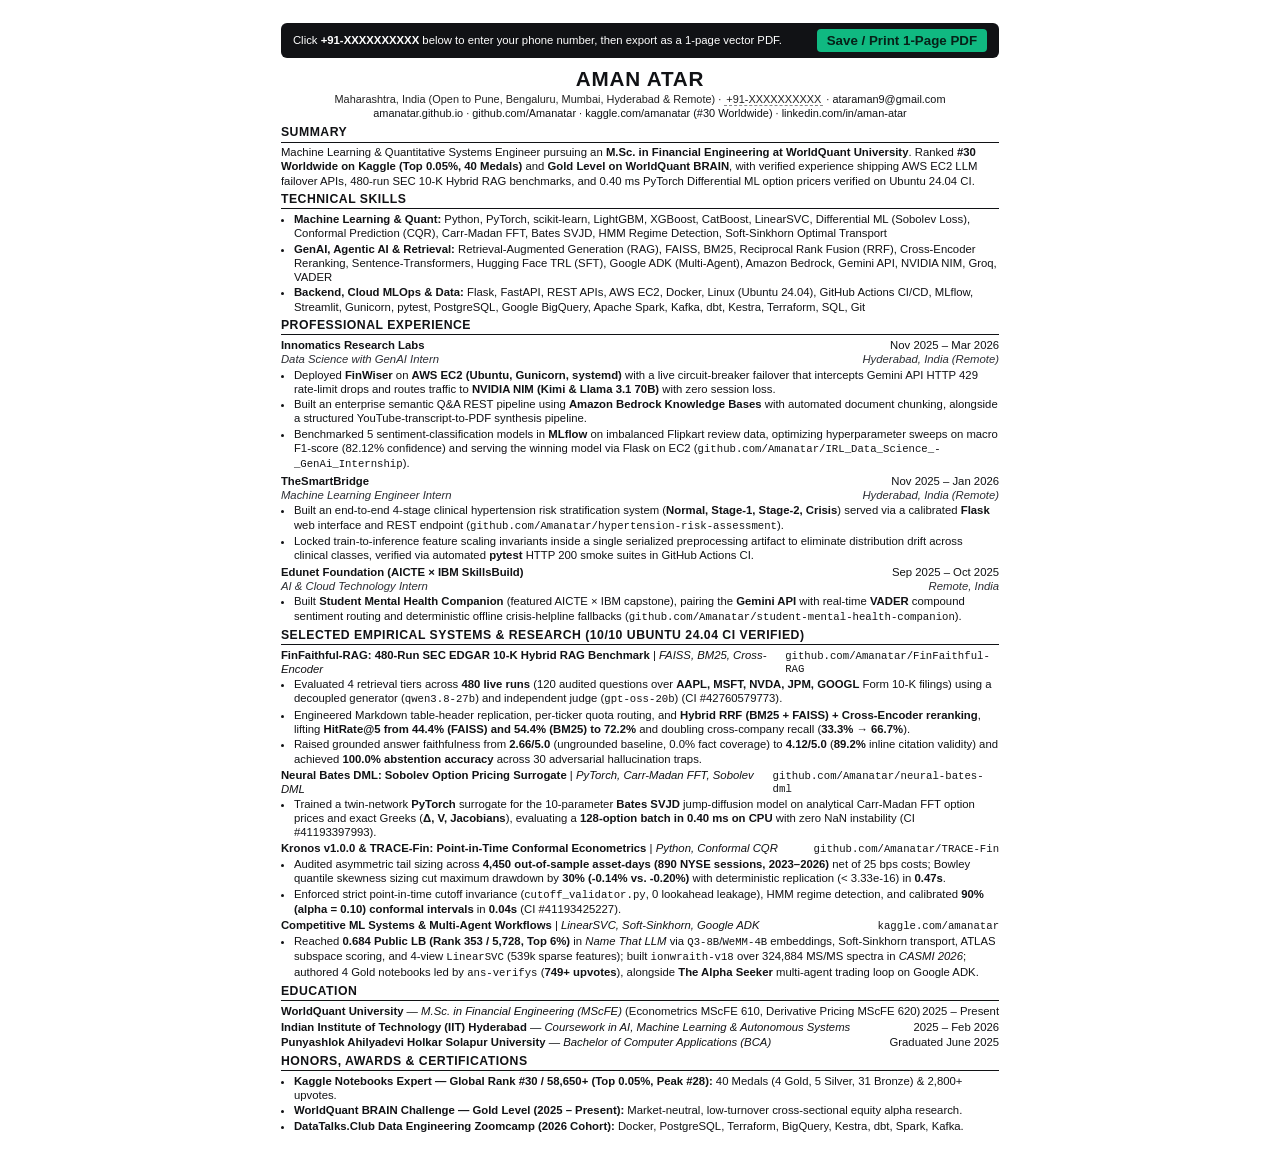
<file: Aman_Atar_Resume.html>
<!DOCTYPE html>
<html lang="en">
<head>
  <meta charset="UTF-8" />
  <title>Aman_Atar_Resume</title>
  <style>
    @page {
      size: A4 portrait;
      margin: 6mm 10mm;
    }
    * {
      box-sizing: border-box;
      margin: 0;
      padding: 0;
    }
    body {
      font-family: "Segoe UI", -apple-system, BlinkMacSystemFont, "Helvetica Neue", Arial, sans-serif;
      color: #111215;
      background: #ffffff;
      font-size: 8.5pt;
      line-height: 1.26;
      max-width: 210mm;
      margin: 0 auto;
      padding: 6mm 10mm;
    }
    .print-bar {
      background: #111215;
      color: #fff;
      padding: 6px 12px;
      border-radius: 6px;
      margin-bottom: 8px;
      display: flex;
      justify-content: space-between;
      align-items: center;
      font-size: 8.5pt;
    }
    .print-bar button {
      background: #10b981;
      color: #062118;
      border: 0;
      padding: 4px 10px;
      border-radius: 4px;
      font-weight: 700;
      cursor: pointer;
    }
    @media print {
      body { padding: 0; max-width: none; }
      .print-bar { display: none !important; }
    }
    header {
      text-align: center;
      margin-bottom: 4px;
    }
    h1 {
      font-size: 15.5pt;
      font-weight: 700;
      letter-spacing: 0.04em;
      margin-bottom: 1px;
    }
    .contact-line {
      font-size: 8.2pt;
      color: #222;
      margin-bottom: 1px;
    }
    .contact-line a {
      color: #111215;
      text-decoration: none;
    }
    [contenteditable="true"] {
      border-bottom: 1px dashed #888;
      padding: 0 2px;
    }
    @media print {
      [contenteditable="true"] { border-bottom: none; }
    }
    h2 {
      font-size: 9.2pt;
      font-weight: 700;
      text-transform: uppercase;
      letter-spacing: 0.04em;
      border-bottom: 1.1px solid #111215;
      padding-bottom: 1px;
      margin-top: 4px;
      margin-bottom: 2.5px;
    }
    p {
      margin-bottom: 2px;
    }
    ul {
      padding-left: 13px;
      margin-bottom: 2px;
    }
    li {
      margin-bottom: 1.1px;
    }
    .entry-head {
      display: flex;
      justify-content: space-between;
      align-items: baseline;
      margin-top: 2px;
    }
    .entry-sub {
      display: flex;
      justify-content: space-between;
      align-items: baseline;
      font-style: italic;
      color: #2b2d33;
      margin-bottom: 1px;
    }
    .edu-row {
      display: flex;
      justify-content: space-between;
      align-items: baseline;
      margin-bottom: 1.5px;
    }
    .mono {
      font-family: Consolas, "Courier New", monospace;
      font-size: 8pt;
    }
  </style>
</head>
<body>
  <div class="print-bar">
    <span>Click <strong>+91-XXXXXXXXXX</strong> below to enter your phone number, then export as a 1-page vector PDF.</span>
    <button type="button" onclick="window.print()">Save / Print 1-Page PDF</button>
  </div>

  <header>
    <h1>AMAN ATAR</h1>
    <div class="contact-line">
      Maharashtra, India (Open to Pune, Bengaluru, Mumbai, Hyderabad &amp; Remote) &middot;
      <span contenteditable="true">+91-XXXXXXXXXX</span> &middot;
      <a href="mailto:ataraman9@gmail.com">ataraman9@gmail.com</a>
    </div>
    <div class="contact-line">
      <a href="https://amanatar.github.io">amanatar.github.io</a> &middot;
      <a href="https://github.com/Amanatar">github.com/Amanatar</a> &middot;
      <a href="https://www.kaggle.com/amanatar">kaggle.com/amanatar (#30 Worldwide)</a> &middot;
      <a href="https://www.linkedin.com/in/aman-atar">linkedin.com/in/aman-atar</a>
    </div>
  </header>

  <h2>Summary</h2>
  <p>
    Machine Learning &amp; Quantitative Systems Engineer pursuing an <strong>M.Sc. in Financial Engineering at WorldQuant University</strong>. Ranked <strong>#30 Worldwide on Kaggle (Top 0.05%, 40 Medals)</strong> and <strong>Gold Level on WorldQuant BRAIN</strong>, with verified experience shipping AWS EC2 LLM failover APIs, 480-run SEC 10-K Hybrid RAG benchmarks, and 0.40 ms PyTorch Differential ML option pricers verified on Ubuntu 24.04 CI.
  </p>

  <h2>Technical Skills</h2>
  <ul>
    <li><strong>Machine Learning &amp; Quant:</strong> Python, PyTorch, scikit-learn, LightGBM, XGBoost, CatBoost, LinearSVC, Differential ML (Sobolev Loss), Conformal Prediction (CQR), Carr-Madan FFT, Bates SVJD, HMM Regime Detection, Soft-Sinkhorn Optimal Transport</li>
    <li><strong>GenAI, Agentic AI &amp; Retrieval:</strong> Retrieval-Augmented Generation (RAG), FAISS, BM25, Reciprocal Rank Fusion (RRF), Cross-Encoder Reranking, Sentence-Transformers, Hugging Face TRL (SFT), Google ADK (Multi-Agent), Amazon Bedrock, Gemini API, NVIDIA NIM, Groq, VADER</li>
    <li><strong>Backend, Cloud MLOps &amp; Data:</strong> Flask, FastAPI, REST APIs, AWS EC2, Docker, Linux (Ubuntu 24.04), GitHub Actions CI/CD, MLflow, Streamlit, Gunicorn, pytest, PostgreSQL, Google BigQuery, Apache Spark, Kafka, dbt, Kestra, Terraform, SQL, Git</li>
  </ul>

  <h2>Professional Experience</h2>

  <div class="entry-head">
    <strong>Innomatics Research Labs</strong>
    <span>Nov 2025 &ndash; Mar 2026</span>
  </div>
  <div class="entry-sub">
    <span>Data Science with GenAI Intern</span>
    <span>Hyderabad, India (Remote)</span>
  </div>
  <ul>
    <li>Deployed <strong>FinWiser</strong> on <strong>AWS EC2 (Ubuntu, Gunicorn, systemd)</strong> with a live circuit-breaker failover that intercepts Gemini API HTTP 429 rate-limit drops and routes traffic to <strong>NVIDIA NIM (Kimi &amp; Llama 3.1 70B)</strong> with zero session loss.</li>
    <li>Built an enterprise semantic Q&amp;A REST pipeline using <strong>Amazon Bedrock Knowledge Bases</strong> with automated document chunking, alongside a structured YouTube-transcript-to-PDF synthesis pipeline.</li>
    <li>Benchmarked 5 sentiment-classification models in <strong>MLflow</strong> on imbalanced Flipkart review data, optimizing hyperparameter sweeps on macro F1-score (82.12% confidence) and serving the winning model via Flask on EC2 (<span class="mono">github.com/Amanatar/IRL_Data_Science_-_GenAi_Internship</span>).</li>
  </ul>

  <div class="entry-head">
    <strong>TheSmartBridge</strong>
    <span>Nov 2025 &ndash; Jan 2026</span>
  </div>
  <div class="entry-sub">
    <span>Machine Learning Engineer Intern</span>
    <span>Hyderabad, India (Remote)</span>
  </div>
  <ul>
    <li>Built an end-to-end 4-stage clinical hypertension risk stratification system (<strong>Normal, Stage-1, Stage-2, Crisis</strong>) served via a calibrated <strong>Flask</strong> web interface and REST endpoint (<span class="mono">github.com/Amanatar/hypertension-risk-assessment</span>).</li>
    <li>Locked train-to-inference feature scaling invariants inside a single serialized preprocessing artifact to eliminate distribution drift across clinical classes, verified via automated <strong>pytest</strong> HTTP 200 smoke suites in GitHub Actions CI.</li>
  </ul>

  <div class="entry-head">
    <strong>Edunet Foundation (AICTE &times; IBM SkillsBuild)</strong>
    <span>Sep 2025 &ndash; Oct 2025</span>
  </div>
  <div class="entry-sub">
    <span>AI &amp; Cloud Technology Intern</span>
    <span>Remote, India</span>
  </div>
  <ul>
    <li>Built <strong>Student Mental Health Companion</strong> (featured AICTE &times; IBM capstone), pairing the <strong>Gemini API</strong> with real-time <strong>VADER</strong> compound sentiment routing and deterministic offline crisis-helpline fallbacks (<span class="mono">github.com/Amanatar/student-mental-health-companion</span>).</li>
  </ul>

  <h2>Selected Empirical Systems &amp; Research (10/10 Ubuntu 24.04 CI Verified)</h2>

  <div class="entry-head">
    <span><strong>FinFaithful-RAG: 480-Run SEC EDGAR 10-K Hybrid RAG Benchmark</strong> | <em>FAISS, BM25, Cross-Encoder</em></span>
    <span class="mono">github.com/Amanatar/FinFaithful-RAG</span>
  </div>
  <ul>
    <li>Evaluated 4 retrieval tiers across <strong>480 live runs</strong> (120 audited questions over <strong>AAPL, MSFT, NVDA, JPM, GOOGL</strong> Form 10-K filings) using a decoupled generator (<span class="mono">qwen3.8-27b</span>) and independent judge (<span class="mono">gpt-oss-20b</span>) (CI #42760579773).</li>
    <li>Engineered Markdown table-header replication, per-ticker quota routing, and <strong>Hybrid RRF (BM25 + FAISS) + Cross-Encoder reranking</strong>, lifting <strong>HitRate@5 from 44.4% (FAISS) and 54.4% (BM25) to 72.2%</strong> and doubling cross-company recall (<strong>33.3% &rarr; 66.7%</strong>).</li>
    <li>Raised grounded answer faithfulness from <strong>2.66/5.0</strong> (ungrounded baseline, 0.0% fact coverage) to <strong>4.12/5.0</strong> (<strong>89.2%</strong> inline citation validity) and achieved <strong>100.0% abstention accuracy</strong> across 30 adversarial hallucination traps.</li>
  </ul>

  <div class="entry-head">
    <span><strong>Neural Bates DML: Sobolev Option Pricing Surrogate</strong> | <em>PyTorch, Carr-Madan FFT, Sobolev DML</em></span>
    <span class="mono">github.com/Amanatar/neural-bates-dml</span>
  </div>
  <ul>
    <li>Trained a twin-network <strong>PyTorch</strong> surrogate for the 10-parameter <strong>Bates SVJD</strong> jump-diffusion model on analytical Carr-Madan FFT option prices and exact Greeks (<strong>&Delta;, V, Jacobians</strong>), evaluating a <strong>128-option batch in 0.40 ms on CPU</strong> with zero NaN instability (CI #41193397993).</li>
  </ul>

  <div class="entry-head">
    <span><strong>Kronos v1.0.0 &amp; TRACE-Fin: Point-in-Time Conformal Econometrics</strong> | <em>Python, Conformal CQR</em></span>
    <span class="mono">github.com/Amanatar/TRACE-Fin</span>
  </div>
  <ul>
    <li>Audited asymmetric tail sizing across <strong>4,450 out-of-sample asset-days (890 NYSE sessions, 2023&ndash;2026)</strong> net of 25 bps costs; Bowley quantile skewness sizing cut maximum drawdown by <strong>30% (-0.14% vs. -0.20%)</strong> with deterministic replication (&lt; 3.33e-16) in <strong>0.47s</strong>.</li>
    <li>Enforced strict point-in-time cutoff invariance (<span class="mono">cutoff_validator.py</span>, 0 lookahead leakage), HMM regime detection, and calibrated <strong>90% (alpha = 0.10) conformal intervals</strong> in <strong>0.04s</strong> (CI #41193425227).</li>
  </ul>

  <div class="entry-head">
    <span><strong>Competitive ML Systems &amp; Multi-Agent Workflows</strong> | <em>LinearSVC, Soft-Sinkhorn, Google ADK</em></span>
    <span class="mono">kaggle.com/amanatar</span>
  </div>
  <ul>
    <li>Reached <strong>0.684 Public LB (Rank 353 / 5,728, Top 6%)</strong> in <em>Name That LLM</em> via <span class="mono">Q3-8B</span>/<span class="mono">WeMM-4B</span> embeddings, Soft-Sinkhorn transport, ATLAS subspace scoring, and 4-view <span class="mono">LinearSVC</span> (539k sparse features); built <span class="mono">ionwraith-v18</span> over 324,884 MS/MS spectra in <em>CASMI 2026</em>; authored 4 Gold notebooks led by <span class="mono">ans-verifys</span> (<strong>749+ upvotes</strong>), alongside <strong>The Alpha Seeker</strong> multi-agent trading loop on Google ADK.</li>
  </ul>

  <h2>Education</h2>
  <div class="edu-row">
    <span><strong>WorldQuant University</strong> &mdash; <em>M.Sc. in Financial Engineering (MScFE)</em> (Econometrics MScFE 610, Derivative Pricing MScFE 620)</span>
    <span>2025 &ndash; Present</span>
  </div>
  <div class="edu-row">
    <span><strong>Indian Institute of Technology (IIT) Hyderabad</strong> &mdash; <em>Coursework in AI, Machine Learning &amp; Autonomous Systems</em></span>
    <span>2025 &ndash; Feb 2026</span>
  </div>
  <div class="edu-row">
    <span><strong>Punyashlok Ahilyadevi Holkar Solapur University</strong> &mdash; <em>Bachelor of Computer Applications (BCA)</em></span>
    <span>Graduated June 2025</span>
  </div>

  <h2>Honors, Awards &amp; Certifications</h2>
  <ul>
    <li><strong>Kaggle Notebooks Expert &mdash; Global Rank #30 / 58,650+ (Top 0.05%, Peak #28):</strong> 40 Medals (4 Gold, 5 Silver, 31 Bronze) &amp; 2,800+ upvotes.</li>
    <li><strong>WorldQuant BRAIN Challenge &mdash; Gold Level (2025 &ndash; Present):</strong> Market-neutral, low-turnover cross-sectional equity alpha research.</li>
    <li><strong>DataTalks.Club Data Engineering Zoomcamp (2026 Cohort):</strong> Docker, PostgreSQL, Terraform, BigQuery, Kestra, dbt, Spark, Kafka.</li>
  </ul>
</body>
</html>
</file>
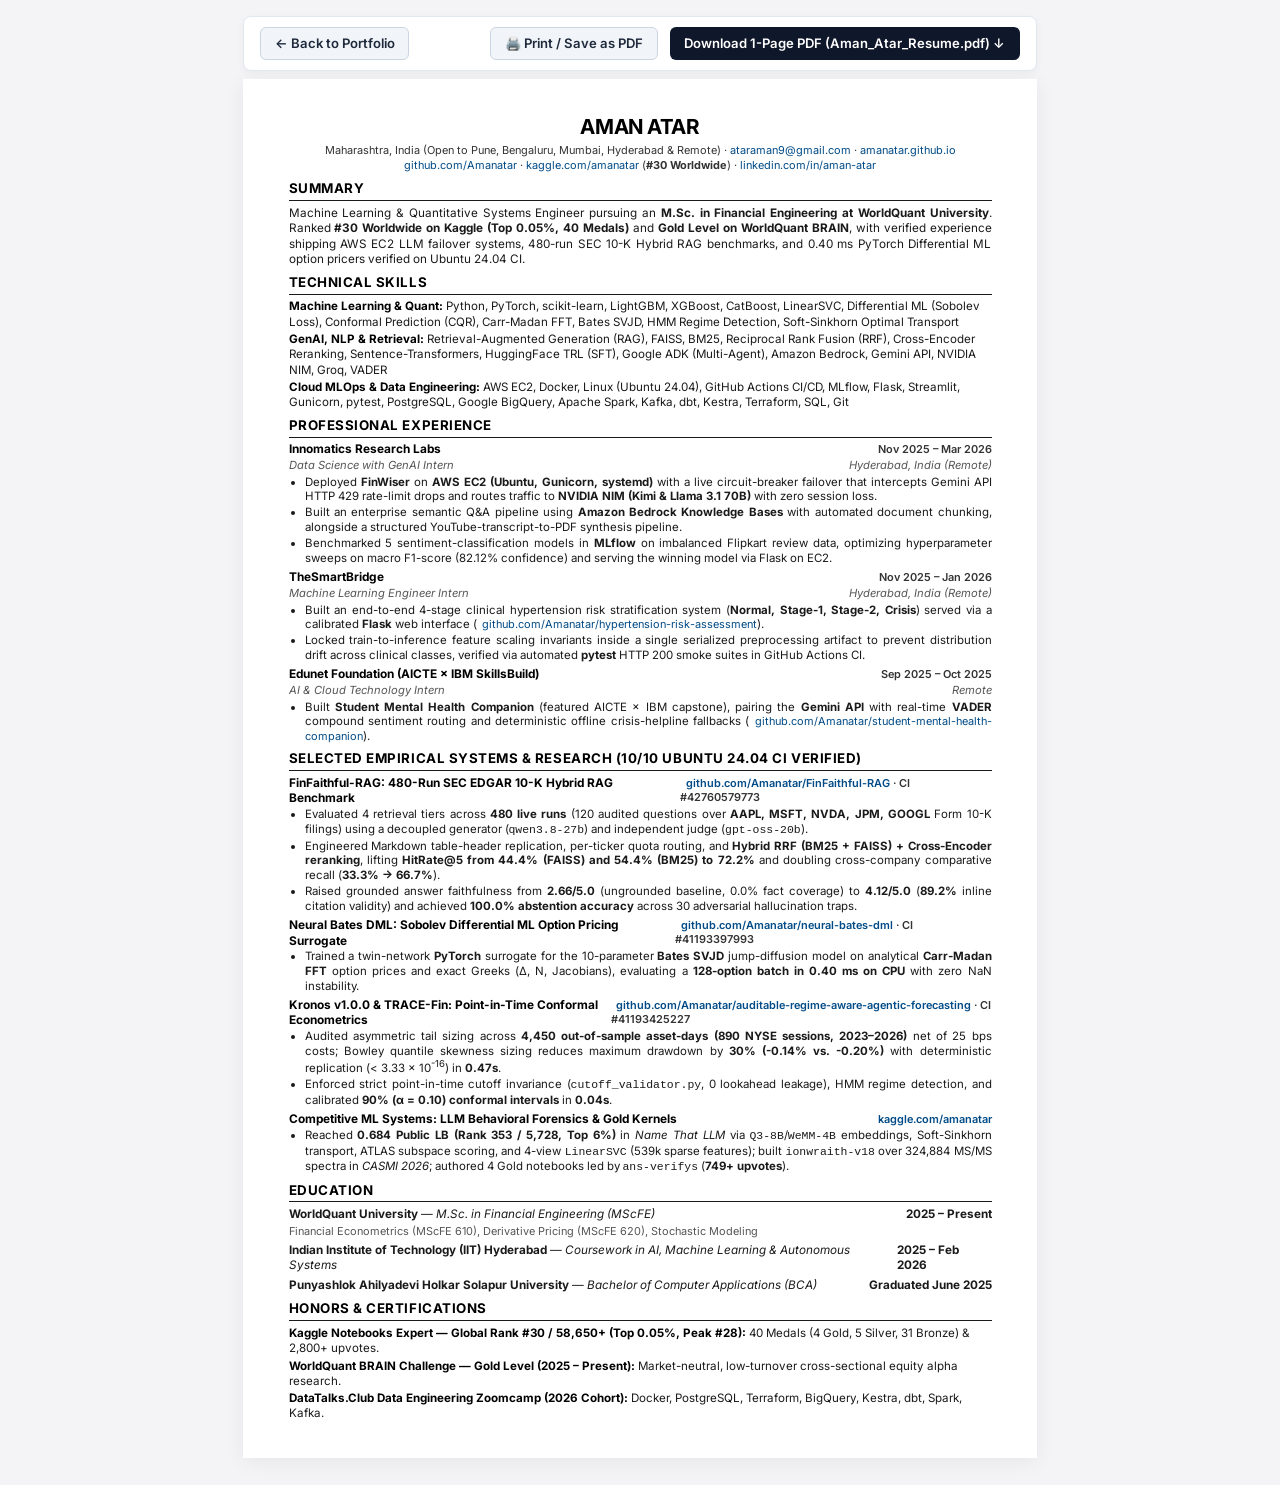
<file: resume.html>
<!DOCTYPE html>
<html lang="en">
<head>
  <meta charset="UTF-8" />
  <meta name="viewport" content="width=device-width, initial-scale=1.0" />
  <title>Aman Atar — Master Resume (ATS 1-Page)</title>
  <meta name="description" content="Aman Atar — Machine Learning & Quantitative Systems Engineer. MSc in Financial Engineering candidate at WorldQuant University, Kaggle #30 Worldwide." />
  <link rel="icon" type="image/svg+xml" href="favicon.svg" />
  <link rel="preconnect" href="https://fonts.googleapis.com" />
  <link rel="preconnect" href="https://fonts.gstatic.com" crossorigin />
  <link href="https://fonts.googleapis.com/css2?family=Inter:wght@400;500;600;700&family=JetBrains+Mono:wght@400;500&display=swap" rel="stylesheet" />
  <style>
    @page {
      size: A4 portrait;
      margin: 8mm 11mm;
    }
    :root {
      --text: #1a1a1a;
      --subtext: #333333;
      --muted: #555555;
      --rule: #cccccc;
      --link: #004b87;
      --bg: #ffffff;
    }
    * {
      box-sizing: border-box;
      margin: 0;
      padding: 0;
    }
    body {
      background: #f4f4f6;
      color: var(--text);
      font-family: "Inter", -apple-system, BlinkMacSystemFont, "Segoe UI", Roboto, sans-serif;
      font-size: 9pt;
      line-height: 1.32;
      -webkit-font-smoothing: antialiased;
    }
    .action-bar {
      max-width: 210mm;
      margin: 1rem auto 0.5rem auto;
      padding: 0.6rem 1rem;
      background: #ffffff;
      border: 1px solid #e2e8f0;
      border-radius: 8px;
      display: flex;
      justify-content: space-between;
      align-items: center;
      box-shadow: 0 2px 8px rgba(0,0,0,0.04);
    }
    .action-links {
      display: flex;
      gap: 0.75rem;
    }
    .btn {
      display: inline-flex;
      align-items: center;
      gap: 0.35rem;
      padding: 0.45rem 0.85rem;
      font-size: 0.82rem;
      font-weight: 600;
      border-radius: 6px;
      text-decoration: none;
      transition: all 0.15s ease;
      cursor: pointer;
      border: 1px solid transparent;
      font-family: inherit;
    }
    .btn-primary {
      background: #0f172a;
      color: #ffffff;
    }
    .btn-primary:hover {
      background: #1e293b;
    }
    .btn-secondary {
      background: #f1f5f9;
      color: #1e293b;
      border-color: #cbd5e1;
    }
    .btn-secondary:hover {
      background: #e2e8f0;
    }
    .resume-sheet {
      width: 210mm;
      min-height: 297mm;
      margin: 0 auto 2rem auto;
      background: var(--bg);
      padding: 9mm 12mm;
      box-shadow: 0 4px 20px rgba(0,0,0,0.06);
    }
    header.resume-header {
      text-align: center;
      margin-bottom: 0.5rem;
    }
    h1.name {
      font-size: 15.5pt;
      font-weight: 700;
      letter-spacing: -0.02em;
      color: #000000;
      margin-bottom: 2pt;
    }
    .contact-line {
      font-size: 8.2pt;
      color: var(--subtext);
      line-height: 1.35;
    }
    .contact-line a {
      color: var(--link);
      text-decoration: none;
    }
    .contact-line a:hover {
      text-decoration: underline;
    }
    .section-title {
      font-size: 10pt;
      font-weight: 700;
      letter-spacing: 0.04em;
      text-transform: uppercase;
      color: #000000;
      border-bottom: 0.75px solid var(--text);
      padding-bottom: 1.5pt;
      margin-top: 5pt;
      margin-bottom: 3.5pt;
    }
    p.summary {
      font-size: 8.8pt;
      line-height: 1.32;
      text-align: justify;
    }
    .skills-block {
      font-size: 8.7pt;
      line-height: 1.32;
    }
    .skills-block p {
      margin-bottom: 1.5pt;
    }
    .skills-block strong {
      color: #000000;
    }
    .exp-entry, .proj-entry, .edu-entry {
      margin-bottom: 3.5pt;
    }
    .entry-head {
      display: flex;
      justify-content: space-between;
      align-items: baseline;
      font-size: 8.9pt;
    }
    .entry-title {
      font-weight: 700;
      color: #000000;
    }
    .entry-date {
      font-weight: 600;
      font-size: 8.2pt;
      color: var(--subtext);
    }
    .entry-subhead {
      display: flex;
      justify-content: space-between;
      align-items: baseline;
      font-size: 8.4pt;
      font-style: italic;
      color: var(--muted);
      margin-bottom: 1.5pt;
    }
    ul.bullet-list {
      list-style-type: disc;
      margin-left: 12pt;
      font-size: 8.6pt;
      line-height: 1.28;
    }
    ul.bullet-list li {
      margin-bottom: 1pt;
      text-align: justify;
    }
    ul.bullet-list li:last-child {
      margin-bottom: 0;
    }
    .edu-line {
      display: flex;
      justify-content: space-between;
      font-size: 8.8pt;
      margin-bottom: 1pt;
    }
    .edu-sub {
      font-size: 8.2pt;
      color: var(--muted);
      margin-bottom: 2pt;
    }
    .cert-line {
      font-size: 8.7pt;
      line-height: 1.3;
      margin-bottom: 2pt;
    }
    .cert-line strong {
      color: #000000;
    }
    a.repo-link {
      color: var(--link);
      text-decoration: none;
      font-size: 8.2pt;
      margin-left: 4pt;
    }
    a.repo-link:hover {
      text-decoration: underline;
    }

    @media print {
      body {
        background: #ffffff;
      }
      .action-bar {
        display: none !important;
      }
      .resume-sheet {
        width: 100%;
        min-height: auto;
        margin: 0;
        padding: 0;
        box-shadow: none;
      }
    }
  </style>
</head>
<body>

  <aside class="action-bar" aria-label="Resume Actions">
    <div>
      <a href="index.html" class="btn btn-secondary">← Back to Portfolio</a>
    </div>
    <div class="action-links">
      <button onclick="window.print()" class="btn btn-secondary">🖨️ Print / Save as PDF</button>
      <a href="Aman_Atar_Resume.pdf" download="Aman_Atar_Resume.pdf" class="btn btn-primary">Download 1-Page PDF (Aman_Atar_Resume.pdf) ↓</a>
    </div>
  </aside>

  <main class="resume-sheet">
    <!-- HEADER -->
    <header class="resume-header">
      <h1 class="name">AMAN ATAR</h1>
      <div class="contact-line">
        Maharashtra, India (Open to Pune, Bengaluru, Mumbai, Hyderabad &amp; Remote) &middot;
        <a href="mailto:ataraman9@gmail.com">ataraman9@gmail.com</a> &middot;
        <a href="https://amanatar.github.io">amanatar.github.io</a>
      </div>
      <div class="contact-line">
        <a href="https://github.com/Amanatar">github.com/Amanatar</a> &middot;
        <a href="https://www.kaggle.com/amanatar">kaggle.com/amanatar</a> (<strong>#30 Worldwide</strong>) &middot;
        <a href="https://www.linkedin.com/in/aman-atar">linkedin.com/in/aman-atar</a>
      </div>
    </header>

    <!-- SUMMARY -->
    <section>
      <h2 class="section-title">Summary</h2>
      <p class="summary">
        Machine Learning &amp; Quantitative Systems Engineer pursuing an <strong>M.Sc. in Financial Engineering at WorldQuant University</strong>. Ranked <strong>#30 Worldwide on Kaggle (Top 0.05%, 40 Medals)</strong> and <strong>Gold Level on WorldQuant BRAIN</strong>, with verified experience shipping AWS EC2 LLM failover systems, 480-run SEC 10-K Hybrid RAG benchmarks, and 0.40 ms PyTorch Differential ML option pricers verified on Ubuntu 24.04 CI.
      </p>
    </section>

    <!-- TECHNICAL SKILLS -->
    <section>
      <h2 class="section-title">Technical Skills</h2>
      <div class="skills-block">
        <p><strong>Machine Learning &amp; Quant:</strong> Python, PyTorch, scikit-learn, LightGBM, XGBoost, CatBoost, LinearSVC, Differential ML (Sobolev Loss), Conformal Prediction (CQR), Carr-Madan FFT, Bates SVJD, HMM Regime Detection, Soft-Sinkhorn Optimal Transport</p>
        <p><strong>GenAI, NLP &amp; Retrieval:</strong> Retrieval-Augmented Generation (RAG), FAISS, BM25, Reciprocal Rank Fusion (RRF), Cross-Encoder Reranking, Sentence-Transformers, HuggingFace TRL (SFT), Google ADK (Multi-Agent), Amazon Bedrock, Gemini API, NVIDIA NIM, Groq, VADER</p>
        <p><strong>Cloud MLOps &amp; Data Engineering:</strong> AWS EC2, Docker, Linux (Ubuntu 24.04), GitHub Actions CI/CD, MLflow, Flask, Streamlit, Gunicorn, pytest, PostgreSQL, Google BigQuery, Apache Spark, Kafka, dbt, Kestra, Terraform, SQL, Git</p>
      </div>
    </section>

    <!-- PROFESSIONAL EXPERIENCE -->
    <section>
      <h2 class="section-title">Professional Experience</h2>

      <div class="exp-entry">
        <div class="entry-head">
          <span class="entry-title">Innomatics Research Labs</span>
          <span class="entry-date">Nov 2025 – Mar 2026</span>
        </div>
        <div class="entry-subhead">
          <span>Data Science with GenAI Intern</span>
          <span>Hyderabad, India (Remote)</span>
        </div>
        <ul class="bullet-list">
          <li>Deployed <strong>FinWiser</strong> on <strong>AWS EC2 (Ubuntu, Gunicorn, systemd)</strong> with a live circuit-breaker failover that intercepts Gemini API HTTP 429 rate-limit drops and routes traffic to <strong>NVIDIA NIM (Kimi &amp; Llama 3.1 70B)</strong> with zero session loss.</li>
          <li>Built an enterprise semantic Q&amp;A pipeline using <strong>Amazon Bedrock Knowledge Bases</strong> with automated document chunking, alongside a structured YouTube-transcript-to-PDF synthesis pipeline.</li>
          <li>Benchmarked 5 sentiment-classification models in <strong>MLflow</strong> on imbalanced Flipkart review data, optimizing hyperparameter sweeps on macro F1-score (82.12% confidence) and serving the winning model via Flask on EC2.</li>
        </ul>
      </div>

      <div class="exp-entry">
        <div class="entry-head">
          <span class="entry-title">TheSmartBridge</span>
          <span class="entry-date">Nov 2025 – Jan 2026</span>
        </div>
        <div class="entry-subhead">
          <span>Machine Learning Engineer Intern</span>
          <span>Hyderabad, India (Remote)</span>
        </div>
        <ul class="bullet-list">
          <li>Built an end-to-end 4-stage clinical hypertension risk stratification system (<strong>Normal, Stage-1, Stage-2, Crisis</strong>) served via a calibrated <strong>Flask</strong> web interface (<a href="https://github.com/Amanatar/hypertension-risk-assessment" class="repo-link">github.com/Amanatar/hypertension-risk-assessment</a>).</li>
          <li>Locked train-to-inference feature scaling invariants inside a single serialized preprocessing artifact to prevent distribution drift across clinical classes, verified via automated <strong>pytest</strong> HTTP 200 smoke suites in GitHub Actions CI.</li>
        </ul>
      </div>

      <div class="exp-entry">
        <div class="entry-head">
          <span class="entry-title">Edunet Foundation (AICTE &times; IBM SkillsBuild)</span>
          <span class="entry-date">Sep 2025 – Oct 2025</span>
        </div>
        <div class="entry-subhead">
          <span>AI &amp; Cloud Technology Intern</span>
          <span>Remote</span>
        </div>
        <ul class="bullet-list">
          <li>Built <strong>Student Mental Health Companion</strong> (featured AICTE &times; IBM capstone), pairing the <strong>Gemini API</strong> with real-time <strong>VADER</strong> compound sentiment routing and deterministic offline crisis-helpline fallbacks (<a href="https://github.com/Amanatar/student-mental-health-companion" class="repo-link">github.com/Amanatar/student-mental-health-companion</a>).</li>
        </ul>
      </div>
    </section>

    <!-- SELECTED EMPIRICAL SYSTEMS & RESEARCH -->
    <section>
      <h2 class="section-title">Selected Empirical Systems &amp; Research (10/10 Ubuntu 24.04 CI Verified)</h2>

      <div class="proj-entry">
        <div class="entry-head">
          <span class="entry-title">FinFaithful-RAG: 480-Run SEC EDGAR 10-K Hybrid RAG Benchmark</span>
          <span class="entry-date"><a href="https://github.com/Amanatar/FinFaithful-RAG" class="repo-link">github.com/Amanatar/FinFaithful-RAG</a> &middot; CI #42760579773</span>
        </div>
        <ul class="bullet-list">
          <li>Evaluated 4 retrieval tiers across <strong>480 live runs</strong> (120 audited questions over <strong>AAPL, MSFT, NVDA, JPM, GOOGL</strong> Form 10-K filings) using a decoupled generator (<code>qwen3.8-27b</code>) and independent judge (<code>gpt-oss-20b</code>).</li>
          <li>Engineered Markdown table-header replication, per-ticker quota routing, and <strong>Hybrid RRF (BM25 + FAISS) + Cross-Encoder reranking</strong>, lifting <strong>HitRate@5 from 44.4% (FAISS) and 54.4% (BM25) to 72.2%</strong> and doubling cross-company comparative recall (<strong>33.3% &rarr; 66.7%</strong>).</li>
          <li>Raised grounded answer faithfulness from <strong>2.66/5.0</strong> (ungrounded baseline, 0.0% fact coverage) to <strong>4.12/5.0</strong> (<strong>89.2%</strong> inline citation validity) and achieved <strong>100.0% abstention accuracy</strong> across 30 adversarial hallucination traps.</li>
        </ul>
      </div>

      <div class="proj-entry">
        <div class="entry-head">
          <span class="entry-title">Neural Bates DML: Sobolev Differential ML Option Pricing Surrogate</span>
          <span class="entry-date"><a href="https://github.com/Amanatar/neural-bates-dml" class="repo-link">github.com/Amanatar/neural-bates-dml</a> &middot; CI #41193397993</span>
        </div>
        <ul class="bullet-list">
          <li>Trained a twin-network <strong>PyTorch</strong> surrogate for the 10-parameter <strong>Bates SVJD</strong> jump-diffusion model on analytical <strong>Carr-Madan FFT</strong> option prices and exact Greeks (&Delta;, &Nu;, Jacobians), evaluating a <strong>128-option batch in 0.40 ms on CPU</strong> with zero NaN instability.</li>
        </ul>
      </div>

      <div class="proj-entry">
        <div class="entry-head">
          <span class="entry-title">Kronos v1.0.0 &amp; TRACE-Fin: Point-in-Time Conformal Econometrics</span>
          <span class="entry-date"><a href="https://github.com/Amanatar/auditable-regime-aware-agentic-forecasting" class="repo-link">github.com/Amanatar/auditable-regime-aware-agentic-forecasting</a> &middot; CI #41193425227</span>
        </div>
        <ul class="bullet-list">
          <li>Audited asymmetric tail sizing across <strong>4,450 out-of-sample asset-days (890 NYSE sessions, 2023–2026)</strong> net of 25 bps costs; Bowley quantile skewness sizing reduces maximum drawdown by <strong>30% (-0.14% vs. -0.20%)</strong> with deterministic replication (&lt; 3.33 &times; 10<sup>-16</sup>) in <strong>0.47s</strong>.</li>
          <li>Enforced strict point-in-time cutoff invariance (<code>cutoff_validator.py</code>, 0 lookahead leakage), HMM regime detection, and calibrated <strong>90% (&alpha; = 0.10) conformal intervals</strong> in <strong>0.04s</strong>.</li>
        </ul>
      </div>

      <div class="proj-entry">
        <div class="entry-head">
          <span class="entry-title">Competitive ML Systems: LLM Behavioral Forensics &amp; Gold Kernels</span>
          <span class="entry-date"><a href="https://www.kaggle.com/amanatar" class="repo-link">kaggle.com/amanatar</a></span>
        </div>
        <ul class="bullet-list">
          <li>Reached <strong>0.684 Public LB (Rank 353 / 5,728, Top 6%)</strong> in <em>Name That LLM</em> via <code>Q3-8B</code>/<code>WeMM-4B</code> embeddings, Soft-Sinkhorn transport, ATLAS subspace scoring, and 4-view <code>LinearSVC</code> (539k sparse features); built <code>ionwraith-v18</code> over 324,884 MS/MS spectra in <em>CASMI 2026</em>; authored 4 Gold notebooks led by <code>ans-verifys</code> (<strong>749+ upvotes</strong>).</li>
        </ul>
      </div>
    </section>

    <!-- EDUCATION -->
    <section>
      <h2 class="section-title">Education</h2>
      <div class="edu-entry">
        <div class="edu-line">
          <span><strong>WorldQuant University</strong> &mdash; <em>M.Sc. in Financial Engineering (MScFE)</em></span>
          <span><strong>2025 – Present</strong></span>
        </div>
        <div class="edu-sub">Financial Econometrics (MScFE 610), Derivative Pricing (MScFE 620), Stochastic Modeling</div>
      </div>
      <div class="edu-entry">
        <div class="edu-line">
          <span><strong>Indian Institute of Technology (IIT) Hyderabad</strong> &mdash; <em>Coursework in AI, Machine Learning &amp; Autonomous Systems</em></span>
          <span><strong>2025 – Feb 2026</strong></span>
        </div>
      </div>
      <div class="edu-entry">
        <div class="edu-line">
          <span><strong>Punyashlok Ahilyadevi Holkar Solapur University</strong> &mdash; <em>Bachelor of Computer Applications (BCA)</em></span>
          <span><strong>Graduated June 2025</strong></span>
        </div>
      </div>
    </section>

    <!-- HONORS & CERTIFICATIONS -->
    <section>
      <h2 class="section-title">Honors &amp; Certifications</h2>
      <p class="cert-line"><strong>Kaggle Notebooks Expert &mdash; Global Rank #30 / 58,650+ (Top 0.05%, Peak #28):</strong> 40 Medals (4 Gold, 5 Silver, 31 Bronze) &amp; 2,800+ upvotes.</p>
      <p class="cert-line"><strong>WorldQuant BRAIN Challenge &mdash; Gold Level (2025 – Present):</strong> Market-neutral, low-turnover cross-sectional equity alpha research.</p>
      <p class="cert-line"><strong>DataTalks.Club Data Engineering Zoomcamp (2026 Cohort):</strong> Docker, PostgreSQL, Terraform, BigQuery, Kestra, dbt, Spark, Kafka.</p>
    </section>
  </main>

</body>
</html>
</file>
<file: styles.css>
/* ====================================================================
   AMAN ATAR — @FOLIO 26 SWISS KINETIC + BENTO STUDIO DESIGN SYSTEM
   Zero framework bloat. 100% responsive, accessible (WCAG AA), zero CLS.
   ==================================================================== */

:root,
[data-theme="obsidian"] {
  --bg: #07080a;
  --bg-alt: #0e1015;
  --surface: #14171f;
  --surface-hover: #1a1e29;
  --border: rgba(255, 255, 255, 0.08);
  --border-strong: rgba(212, 175, 55, 0.35);
  --text: #f4f3ef;
  --muted: #8e94a0;
  --accent: #d4af37;
  --accent-soft: rgba(212, 175, 55, 0.12);
  --emerald: #10b981;
  --emerald-soft: rgba(16, 185, 129, 0.14);
  --danger: #ef4444;
  --danger-soft: rgba(239, 68, 68, 0.12);
  --spotlight: rgba(255, 255, 255, 0.18);
  --grid-line: rgba(255, 255, 255, 0.035);
  --shadow-sm: 0 2px 8px rgba(0, 0, 0, 0.4);
  --shadow-lg: 0 16px 40px rgba(0, 0, 0, 0.6);
}

[data-theme="paper"] {
  --bg: #f6f4ee;
  --bg-alt: #ede9df;
  --surface: #ffffff;
  --surface-hover: #f5f1e8;
  --border: rgba(17, 18, 21, 0.1);
  --border-strong: rgba(4, 120, 87, 0.45);
  --text: #111215;
  --muted: #535760;
  --accent: #047857;
  --accent-soft: rgba(4, 120, 87, 0.12);
  --emerald: #047857;
  --emerald-soft: rgba(4, 120, 87, 0.12);
  --danger: #b91c1c;
  --danger-soft: rgba(185, 28, 28, 0.12);
  --spotlight: rgba(4, 120, 87, 0.16);
  --grid-line: rgba(17, 18, 21, 0.045);
  --shadow-sm: 0 2px 8px rgba(0, 0, 0, 0.05);
  --shadow-lg: 0 16px 40px rgba(0, 0, 0, 0.1);
}

/* Metric-matched fallback font descriptors to guarantee CLS = 0.00 */
@font-face {
  font-family: "Fallback Serif";
  src: local("Georgia"), local("Times New Roman");
  ascent-override: 95%;
  descent-override: 25%;
  line-gap-override: 0%;
}

*,
*::before,
*::after {
  box-sizing: border-box;
}

html {
  scroll-behavior: smooth;
  font-size: 16px;
}

body {
  margin: 0;
  background: var(--bg);
  color: var(--text);
  font-family: "Inter", -apple-system, BlinkMacSystemFont, "Segoe UI", Roboto, sans-serif;
  line-height: 1.62;
  transition: background-color 0.25s ease, color 0.25s ease;
  -webkit-font-smoothing: antialiased;
  overflow-x: hidden;
}

/* SKIP LINK FOR ACCESSIBILITY (WCAG AAA) */
.skip-link {
  position: absolute;
  top: -999px;
  left: 1rem;
  z-index: 1000;
  background: var(--surface);
  color: var(--accent);
  padding: 0.5rem 1rem;
  border: 1px solid var(--border-strong);
  border-radius: 6px;
  font-family: "JetBrains Mono", monospace;
  font-size: 0.82rem;
  text-decoration: none;
  font-weight: 500;
}
.skip-link:focus {
  top: 1rem;
}

.container {
  width: min(1120px, 92vw);
  margin: 0 auto;
}

a {
  color: inherit;
  text-decoration: none;
}

/* TYPOGRAPHY */
h1, h2, h3, .wordmark {
  font-family: "Syne", -apple-system, sans-serif;
  letter-spacing: -0.025em;
  font-weight: 700;
  margin: 0 0 0.5rem 0;
  line-height: 1.15;
}

.font-serif {
  font-family: "Instrument Serif", "Fallback Serif", Georgia, serif;
}

.font-mono {
  font-family: "JetBrains Mono", monospace;
}

/* STICKY TOPBAR */
.topbar {
  position: sticky;
  top: 0;
  z-index: 50;
  backdrop-filter: blur(14px);
  -webkit-backdrop-filter: blur(14px);
  background: color-mix(in srgb, var(--bg) 85%, transparent);
  border-bottom: 1px solid var(--border);
  transition: border-color 0.2s ease;
}

.topbar-inner {
  display: flex;
  justify-content: space-between;
  align-items: center;
  height: 60px;
  gap: 1rem;
}

.brand {
  display: inline-flex;
  align-items: center;
  gap: 0.55rem;
  font-family: "JetBrains Mono", monospace;
  font-size: 0.85rem;
  font-weight: 600;
  color: var(--text);
  white-space: nowrap;
}

.brand .wordmark-sm {
  font-family: "Syne", sans-serif;
  font-weight: 800;
  font-size: 1.05rem;
  letter-spacing: -0.03em;
}

.brand-badge {
  font-size: 0.68rem;
  padding: 0.15rem 0.45rem;
  border-radius: 4px;
  background: var(--surface);
  border: 1px solid var(--border);
  color: var(--muted);
  font-weight: 500;
  letter-spacing: 0.05em;
}

.status-dot {
  width: 7px;
  height: 7px;
  border-radius: 50%;
  background: var(--emerald);
  box-shadow: 0 0 0 3px var(--emerald-soft);
  animation: pulse-dot 2.4s infinite;
}

@keyframes pulse-dot {
  0%, 100% { opacity: 1; transform: scale(1); }
  50% { opacity: 0.6; transform: scale(0.92); }
}

.nav-links {
  display: flex;
  align-items: center;
  gap: 0.9rem;
  font-family: "JetBrains Mono", monospace;
  font-size: 0.78rem;
}

.nav-links a {
  color: var(--muted);
  transition: color 0.15s ease;
  padding: 0.2rem 0.3rem;
}

.nav-links a:hover {
  color: var(--text);
}

.ghost-pill {
  display: inline-flex;
  align-items: center;
  gap: 0.35rem;
  padding: 0.32rem 0.65rem;
  border: 1px solid var(--border);
  border-radius: 6px;
  background: var(--bg-alt);
  color: var(--text);
  font-family: "JetBrains Mono", monospace;
  font-size: 0.75rem;
  cursor: pointer;
  transition: all 0.15s ease;
  white-space: nowrap;
}

.ghost-pill:hover {
  border-color: var(--border-strong);
  background: var(--surface);
}

.ghost-pill kbd {
  background: var(--surface);
  border: 1px solid var(--border);
  padding: 0.05rem 0.3rem;
  border-radius: 3px;
  font-size: 0.68rem;
  color: var(--accent);
}

.btn-resume-cta {
  background: var(--accent);
  color: #07080a !important;
  font-weight: 600;
  border: none;
  border-radius: 6px;
  padding: 0.34rem 0.75rem;
  font-family: "JetBrains Mono", monospace;
  font-size: 0.76rem;
  cursor: pointer;
  transition: all 0.15s ease;
}

[data-theme="paper"] .btn-resume-cta {
  color: #ffffff !important;
}

.btn-resume-cta:hover {
  opacity: 0.92;
  transform: translateY(-1px);
}

/* ARCHITECTURAL GRID BACKGROUND */
.grid-bg-overlay {
  position: absolute;
  top: 0;
  left: 0;
  right: 0;
  height: 680px;
  background-image: 
    linear-gradient(to right, var(--grid-line) 1px, transparent 1px),
    linear-gradient(to bottom, var(--grid-line) 1px, transparent 1px);
  background-size: 48px 48px;
  mask-image: radial-gradient(ellipse 70% 60% at 50% 25%, #000 40%, transparent 100%);
  -webkit-mask-image: radial-gradient(ellipse 70% 60% at 50% 25%, #000 40%, transparent 100%);
  pointer-events: none;
  z-index: 1;
}

/* HERO SECTION */
.hero {
  position: relative;
  padding: 4.5rem 0 3.5rem 0;
  border-bottom: 1px solid var(--border);
  overflow: hidden;
}

#harmony-canvas {
  position: absolute;
  top: 0;
  left: 0;
  width: 100%;
  height: 100%;
  pointer-events: none;
  opacity: 0.45;
  z-index: 2;
}

.hero-content {
  position: relative;
  z-index: 3;
  max-width: 960px;
}

.epigraph {
  font-family: "Instrument Serif", Georgia, serif;
  font-style: italic;
  font-size: 1.35rem;
  color: var(--accent);
  margin-bottom: 1.25rem;
  line-height: 1.4;
}

.epigraph-author {
  font-family: "JetBrains Mono", monospace;
  font-style: normal;
  font-size: 0.75rem;
  color: var(--muted);
  margin-left: 0.6rem;
  letter-spacing: 0.04em;
}

.hero h1 {
  font-size: clamp(2.1rem, 4.4vw, 3.6rem);
  font-weight: 800;
  letter-spacing: -0.035em;
  color: var(--text);
  line-height: 1.08;
  margin-bottom: 1.25rem;
}

.lead {
  font-size: 1.08rem;
  color: var(--muted);
  max-width: 820px;
  margin-bottom: 2rem;
  line-height: 1.65;
}

.lead strong {
  color: var(--text);
}

/* RECRUITER ROLE-LENS BAR */
.lens-container {
  margin: 1.75rem 0 2rem 0;
  background: var(--bg-alt);
  border: 1px solid var(--border);
  border-radius: 10px;
  padding: 0.75rem 1rem;
}

.lens-header {
  display: flex;
  justify-content: space-between;
  align-items: center;
  margin-bottom: 0.6rem;
}

.lens-kicker {
  font-family: "JetBrains Mono", monospace;
  font-size: 0.72rem;
  text-transform: uppercase;
  letter-spacing: 0.08em;
  color: var(--muted);
}

.lens-bar {
  display: flex;
  flex-wrap: wrap;
  gap: 0.5rem;
}

.lens-pill {
  padding: 0.4rem 0.85rem;
  border-radius: 6px;
  border: 1px solid var(--border);
  background: var(--surface);
  color: var(--muted);
  font-family: "JetBrains Mono", monospace;
  font-size: 0.76rem;
  font-weight: 500;
  cursor: pointer;
  transition: all 0.15s ease;
}

.lens-pill:hover {
  color: var(--text);
  border-color: var(--border-strong);
}

.lens-pill.active {
  background: var(--accent-soft);
  color: var(--accent);
  border-color: var(--accent);
  font-weight: 600;
}

.lens-callout {
  margin-top: 0.65rem;
  padding-top: 0.65rem;
  border-top: 1px solid var(--border);
  font-size: 0.84rem;
  color: var(--text);
  line-height: 1.45;
  transition: opacity 0.2s ease;
}

.lens-callout strong {
  color: var(--accent);
  font-family: "JetBrains Mono", monospace;
  font-size: 0.76rem;
  text-transform: uppercase;
  margin-right: 0.4rem;
}

/* CREDENTIAL STRIP */
.credential-strip {
  display: grid;
  grid-template-columns: repeat(auto-fit, minmax(210px, 1fr));
  gap: 0.75rem;
  margin-bottom: 1.75rem;
}

.cred-chip {
  display: block;
  padding: 0.75rem 0.9rem;
  background: var(--bg-alt);
  border: 1px solid var(--border);
  border-radius: 8px;
  transition: border-color 0.15s ease, transform 0.15s ease;
}

.cred-chip:hover {
  border-color: var(--border-strong);
  transform: translateY(-1px);
}

.cred-kicker {
  display: block;
  font-family: "JetBrains Mono", monospace;
  font-size: 0.68rem;
  color: var(--muted);
  text-transform: uppercase;
  letter-spacing: 0.05em;
  margin-bottom: 0.25rem;
}

.cred-chip strong {
  font-size: 0.88rem;
  color: var(--text);
  font-weight: 600;
}

.canvas-control-bar {
  display: flex;
  align-items: center;
  gap: 1rem;
  font-family: "JetBrains Mono", monospace;
  font-size: 0.74rem;
  color: var(--muted);
}

.canvas-control-bar input[type="range"] {
  accent-color: var(--accent);
  width: 140px;
}

/* SPOTLIGHT CARDS (CURSOR-TRACKING RADIAL GLOW) */
.spotlight-card {
  position: relative;
  background: var(--bg-alt);
  border: 1px solid var(--border);
  border-radius: 10px;
  overflow: hidden;
  transition: border-color 0.2s ease, transform 0.2s ease;
}

.spotlight-card::before {
  content: "";
  position: absolute;
  inset: -1px;
  border-radius: inherit;
  padding: 1px;
  background: radial-gradient(420px circle at var(--mouse-x, -500px) var(--mouse-y, -500px), var(--spotlight), transparent 40%);
  -webkit-mask: linear-gradient(#fff 0 0) content-box, linear-gradient(#fff 0 0);
  -webkit-mask-composite: xor;
  mask-composite: exclude;
  pointer-events: none;
  z-index: 2;
}

.spotlight-card:hover {
  border-color: var(--border-strong);
}

/* SECTIONS */
.section {
  padding: 4.5rem 0;
  border-bottom: 1px solid var(--border);
}

.section-alt {
  background: var(--bg-alt);
}

.section-head {
  margin-bottom: 2.5rem;
}

.kicker {
  display: inline-block;
  font-family: "JetBrains Mono", monospace;
  font-size: 0.72rem;
  letter-spacing: 0.08em;
  text-transform: uppercase;
  color: var(--accent);
  margin-bottom: 0.4rem;
}

.section-head h2 {
  font-size: clamp(1.8rem, 3.2vw, 2.5rem);
  color: var(--text);
  margin-bottom: 0.5rem;
}

.section-sub {
  color: var(--muted);
  font-size: 0.96rem;
  max-width: 680px;
}

/* 01-10 BENTO CAPABILITIES GRID */
.bento-grid {
  display: grid;
  grid-template-columns: repeat(auto-fit, minmax(280px, 1fr));
  gap: 1rem;
}

.bento-card {
  padding: 1.25rem 1.35rem;
  display: flex;
  flex-direction: column;
  justify-content: space-between;
  min-height: 160px;
}

.bento-num {
  font-family: "JetBrains Mono", monospace;
  font-size: 0.72rem;
  color: var(--accent);
  letter-spacing: 0.06em;
  margin-bottom: 0.5rem;
}

.bento-card h3 {
  font-size: 1.05rem;
  color: var(--text);
  margin-bottom: 0.4rem;
}

.bento-card p {
  font-size: 0.85rem;
  color: var(--muted);
  margin: 0;
  line-height: 1.48;
}

.bento-tag {
  display: inline-block;
  margin-top: 0.75rem;
  font-family: "JetBrains Mono", monospace;
  font-size: 0.7rem;
  color: var(--accent);
}

/* SECTION: PHILOSOPHICAL NOTES */
.notes-list {
  display: grid;
  gap: 0.85rem;
}

.note-card {
  border: 1px solid var(--border);
  border-radius: 8px;
  background: var(--bg-alt);
  overflow: hidden;
  transition: border-color 0.15s ease;
}

.note-trigger {
  width: 100%;
  padding: 1.15rem 1.4rem;
  display: flex;
  align-items: center;
  gap: 1rem;
  background: none;
  border: none;
  color: var(--text);
  text-align: left;
  cursor: pointer;
  font-family: inherit;
}

.note-num {
  font-family: "JetBrains Mono", monospace;
  font-size: 0.82rem;
  color: var(--accent);
  width: 24px;
}

.note-title-wrap {
  flex: 1;
  display: flex;
  flex-direction: column;
}

.note-title-wrap strong {
  font-size: 1.05rem;
  font-family: "Syne", sans-serif;
  letter-spacing: -0.015em;
}

.note-meta {
  font-size: 0.76rem;
  color: var(--muted);
  font-family: "JetBrains Mono", monospace;
  margin-top: 0.15rem;
}

.note-icon {
  font-family: "JetBrains Mono", monospace;
  font-size: 1.1rem;
  color: var(--muted);
}

.note-body {
  padding: 0 1.4rem 1.25rem 3.4rem;
  font-size: 0.92rem;
  color: var(--muted);
  line-height: 1.6;
}

.note-body p:last-child {
  margin-bottom: 0;
}

.note-card:not(.is-open) .note-body {
  display: none;
}

/* SECTION: 3-TAB INTERACTIVE QUANT & RAG SANDBOX */
.lab-box {
  background: var(--surface);
  border: 1px solid var(--border);
  border-radius: 12px;
  padding: 1.5rem;
  box-shadow: var(--shadow-sm);
}

.lab-main-tabs {
  display: flex;
  gap: 0.5rem;
  margin-bottom: 1.5rem;
  border-bottom: 1px solid var(--border);
  padding-bottom: 0.75rem;
  flex-wrap: wrap;
}

.tab-pill {
  padding: 0.45rem 0.95rem;
  border: 1px solid var(--border);
  border-radius: 6px;
  background: var(--bg-alt);
  color: var(--muted);
  font-family: "JetBrains Mono", monospace;
  font-size: 0.76rem;
  font-weight: 500;
  cursor: pointer;
  transition: all 0.15s ease;
}

.tab-pill:hover {
  color: var(--text);
  border-color: var(--border-strong);
}

.tab-pill.active {
  background: var(--accent);
  color: #07080a;
  border-color: var(--accent);
  font-weight: 600;
}

[data-theme="paper"] .tab-pill.active {
  color: #ffffff;
}

.lab-toolbar {
  display: flex;
  justify-content: space-between;
  align-items: center;
  flex-wrap: wrap;
  gap: 1rem;
  margin-bottom: 1.25rem;
}

.segmented {
  display: inline-flex;
  background: var(--bg-alt);
  border: 1px solid var(--border);
  border-radius: 6px;
  padding: 2px;
}

.seg-btn {
  background: transparent;
  border: none;
  color: var(--muted);
  padding: 0.35rem 0.75rem;
  font-family: "JetBrains Mono", monospace;
  font-size: 0.74rem;
  border-radius: 4px;
  cursor: pointer;
  transition: all 0.15s ease;
}

.seg-btn.active {
  background: var(--surface);
  color: var(--text);
  font-weight: 600;
  box-shadow: 0 1px 3px rgba(0,0,0,0.2);
}

.lab-actions {
  display: flex;
  align-items: center;
  gap: 0.75rem;
  font-family: "JetBrains Mono", monospace;
  font-size: 0.75rem;
  color: var(--muted);
}

.lab-actions select {
  background: var(--bg-alt);
  color: var(--text);
  border: 1px solid var(--border);
  padding: 0.3rem 0.6rem;
  border-radius: 4px;
  font-family: inherit;
  font-size: 0.74rem;
}

.lab-slider-row {
  display: flex;
  flex-wrap: wrap;
  gap: 1.25rem;
  width: 100%;
}

.lab-slider-row label {
  display: flex;
  align-items: center;
  gap: 0.5rem;
  font-family: "JetBrains Mono", monospace;
  font-size: 0.75rem;
  color: var(--muted);
}

.lab-slider-row input[type="range"] {
  accent-color: var(--accent);
  width: 110px;
}

.lab-canvas-wrap {
  position: relative;
  border: 1px solid var(--border);
  border-radius: 8px;
  background: #030406;
  overflow: hidden;
}

[data-theme="paper"] .lab-canvas-wrap {
  background: #ffffff;
}

.lab-canvas-wrap canvas {
  display: block;
  width: 100%;
  height: 310px;
}

.canvas-hover-readout {
  padding: 0.5rem 0.75rem;
  background: var(--bg-alt);
  border-top: 1px solid var(--border);
  font-family: "JetBrains Mono", monospace;
  font-size: 0.73rem;
  color: var(--muted);
  min-height: 32px;
}

.lab-metrics {
  display: grid;
  grid-template-columns: repeat(auto-fit, minmax(190px, 1fr));
  gap: 0.75rem;
  margin-top: 1rem;
}

.metric-item {
  padding: 0.75rem;
  background: var(--bg-alt);
  border: 1px solid var(--border);
  border-radius: 6px;
}

.mono-label {
  display: block;
  font-family: "JetBrains Mono", monospace;
  font-size: 0.68rem;
  color: var(--muted);
  text-transform: uppercase;
  margin-bottom: 0.2rem;
}

.metric-item strong {
  display: block;
  font-size: 0.88rem;
  color: var(--text);
  font-family: "JetBrains Mono", monospace;
}

.lab-note {
  margin-top: 1rem;
  font-size: 0.82rem;
  color: var(--muted);
  line-height: 1.5;
  border-left: 2px solid var(--accent);
  padding-left: 0.75rem;
}

/* TAB 3: SEC 10-K RAG SIMULATOR */
.rag-queries-bar {
  display: flex;
  flex-wrap: wrap;
  gap: 0.5rem;
  margin-bottom: 1.25rem;
}

.rag-query-btn {
  padding: 0.45rem 0.85rem;
  background: var(--bg-alt);
  border: 1px solid var(--border);
  border-radius: 6px;
  color: var(--muted);
  font-family: "JetBrains Mono", monospace;
  font-size: 0.74rem;
  cursor: pointer;
  transition: all 0.15s ease;
  text-align: left;
}

.rag-query-btn:hover {
  color: var(--text);
  border-color: var(--border-strong);
}

.rag-query-btn.active {
  background: var(--accent-soft);
  color: var(--accent);
  border-color: var(--accent);
  font-weight: 600;
}

.rag-sim-grid {
  display: grid;
  grid-template-columns: repeat(auto-fit, minmax(260px, 1fr));
  gap: 0.85rem;
}

.rag-tier-card {
  padding: 1rem;
  background: var(--bg-alt);
  border: 1px solid var(--border);
  border-radius: 8px;
}

.rag-tier-card.winner {
  border-color: var(--emerald);
  background: color-mix(in srgb, var(--surface) 92%, var(--emerald-soft));
}

.rag-tier-head {
  display: flex;
  justify-content: space-between;
  align-items: center;
  margin-bottom: 0.5rem;
}

.rag-badge {
  font-family: "JetBrains Mono", monospace;
  font-size: 0.68rem;
  padding: 0.15rem 0.4rem;
  border-radius: 4px;
  background: var(--surface);
  color: var(--muted);
}

.rag-badge.winner {
  background: var(--emerald-soft);
  color: var(--emerald);
  font-weight: 600;
}

.rag-tier-card h4 {
  font-size: 0.95rem;
  margin: 0 0 0.4rem 0;
  color: var(--text);
}

.rag-tier-card p {
  font-size: 0.8rem;
  color: var(--muted);
  margin-bottom: 0.75rem;
  line-height: 1.45;
}

.rag-score-bar {
  display: flex;
  justify-content: space-between;
  font-family: "JetBrains Mono", monospace;
  font-size: 0.72rem;
  color: var(--muted);
  border-top: 1px solid var(--border);
  padding-top: 0.5rem;
}

/* SECTION 03: 01-10 WORKS LEDGER (ZADE-STYLE HORIZONTAL TABLE) */
.filter-bar {
  display: flex;
  flex-wrap: wrap;
  gap: 0.5rem;
  margin-bottom: 1.75rem;
}

.filter-pill {
  padding: 0.35rem 0.75rem;
  border-radius: 6px;
  border: 1px solid var(--border);
  background: var(--bg-alt);
  color: var(--muted);
  font-family: "JetBrains Mono", monospace;
  font-size: 0.75rem;
  cursor: pointer;
  transition: all 0.15s ease;
}

.filter-pill:hover {
  color: var(--text);
  border-color: var(--border-strong);
}

.filter-pill.active {
  background: var(--text);
  color: var(--bg);
  border-color: var(--text);
  font-weight: 600;
}

.works-ledger {
  display: flex;
  flex-direction: column;
  gap: 0.75rem;
}

.work-row {
  border: 1px solid var(--border);
  border-radius: 10px;
  background: var(--bg-alt);
  overflow: hidden;
  transition: all 0.18s ease;
}

.work-row.role-spotlight {
  border-color: var(--accent);
  box-shadow: 0 0 0 1px var(--accent-soft);
}

.work-row-summary {
  display: grid;
  grid-template-columns: 48px 1fr auto auto;
  align-items: center;
  padding: 1.15rem 1.35rem;
  gap: 1.25rem;
  cursor: pointer;
  user-select: none;
}

.work-idx {
  font-family: "JetBrains Mono", monospace;
  font-size: 0.85rem;
  color: var(--accent);
  font-weight: 600;
}

.work-info {
  display: flex;
  flex-direction: column;
  gap: 0.2rem;
}

.work-info h3 {
  font-size: 1.1rem;
  color: var(--text);
  margin: 0;
  display: flex;
  align-items: center;
  gap: 0.6rem;
  flex-wrap: wrap;
}

.work-info .work-sub {
  font-size: 0.82rem;
  color: var(--muted);
  font-family: "Inter", sans-serif;
}

.work-tags {
  display: flex;
  flex-wrap: wrap;
  gap: 0.4rem;
}

.tag-pill {
  font-family: "JetBrains Mono", monospace;
  font-size: 0.68rem;
  padding: 0.2rem 0.45rem;
  border-radius: 4px;
  background: var(--surface);
  border: 1px solid var(--border);
  color: var(--muted);
}

.work-meta-right {
  display: flex;
  align-items: center;
  gap: 0.85rem;
}

.work-badge-metric {
  font-family: "JetBrains Mono", monospace;
  font-size: 0.74rem;
  color: var(--emerald);
  background: var(--emerald-soft);
  padding: 0.2rem 0.5rem;
  border-radius: 4px;
  font-weight: 500;
  white-space: nowrap;
}

.work-expand-icon {
  font-family: "JetBrains Mono", monospace;
  font-size: 1rem;
  color: var(--muted);
  transition: transform 0.2s ease;
}

.work-row.is-open .work-expand-icon {
  transform: rotate(180deg);
}

.work-row-drawer {
  padding: 0 1.35rem 1.35rem 1.35rem;
  border-top: 1px solid var(--border);
  background: var(--surface);
  display: none;
}

.work-row.is-open .work-row-drawer {
  display: block;
}

.drawer-content {
  padding-top: 1rem;
  display: grid;
  gap: 1rem;
}

.drawer-desc {
  font-size: 0.9rem;
  color: var(--muted);
  line-height: 1.58;
}

.drawer-desc strong {
  color: var(--text);
}

.drawer-ci-box {
  background: #020304;
  border: 1px solid var(--border);
  border-radius: 6px;
  padding: 0.85rem;
  font-family: "JetBrains Mono", monospace;
  font-size: 0.75rem;
  color: #a3e635;
  overflow-x: auto;
  line-height: 1.45;
}

[data-theme="paper"] .drawer-ci-box {
  background: #111827;
  color: #86efac;
}

.drawer-actions {
  display: flex;
  flex-wrap: wrap;
  gap: 0.75rem;
}

.drawer-btn {
  display: inline-flex;
  align-items: center;
  gap: 0.35rem;
  font-family: "JetBrains Mono", monospace;
  font-size: 0.76rem;
  padding: 0.35rem 0.7rem;
  border-radius: 5px;
  background: var(--bg-alt);
  border: 1px solid var(--border);
  color: var(--text);
  transition: all 0.15s ease;
}

.drawer-btn:hover {
  border-color: var(--accent);
  color: var(--accent);
}

/* SECTION 04: EMPIRICAL TRUST & PROOF GRID */
.trust-grid {
  display: grid;
  grid-template-columns: repeat(auto-fit, minmax(290px, 1fr));
  gap: 1rem;
}

.trust-card {
  padding: 1.35rem;
  display: flex;
  flex-direction: column;
  justify-content: space-between;
}

.trust-card-top {
  display: flex;
  justify-content: space-between;
  align-items: center;
  margin-bottom: 0.6rem;
}

.trust-badge {
  font-family: "JetBrains Mono", monospace;
  font-size: 0.68rem;
  color: var(--emerald);
  background: var(--emerald-soft);
  padding: 0.15rem 0.45rem;
  border-radius: 4px;
  font-weight: 500;
}

.trust-card h3 {
  font-size: 1.05rem;
  color: var(--text);
  margin-bottom: 0.35rem;
}

.trust-card p {
  font-size: 0.84rem;
  color: var(--muted);
  line-height: 1.5;
  margin-bottom: 0.75rem;
}

.trust-link {
  font-family: "JetBrains Mono", monospace;
  font-size: 0.74rem;
  color: var(--accent);
  align-self: flex-start;
}

.trust-link:hover {
  text-decoration: underline;
}

/* SECTION 05: NOW LEDGER & SHELF */
.split-grid {
  display: grid;
  grid-template-columns: 1fr 1fr;
  gap: 2rem;
}

.ledger-list {
  display: grid;
  gap: 0.65rem;
}

.ledger-item {
  padding: 0.85rem 1rem;
  background: var(--bg-alt);
  border: 1px solid var(--border);
  border-radius: 6px;
  display: flex;
  justify-content: space-between;
  align-items: center;
  gap: 1rem;
}

.ledger-title {
  font-size: 0.86rem;
  color: var(--text);
}

.ledger-tag {
  font-family: "JetBrains Mono", monospace;
  font-size: 0.68rem;
  color: var(--muted);
  white-space: nowrap;
}

.shelf-grid {
  display: grid;
  gap: 0.75rem;
}

.shelf-card {
  padding: 0.85rem 1rem;
  background: var(--bg-alt);
  border: 1px solid var(--border);
  border-radius: 6px;
}

.shelf-card h4 {
  font-size: 0.92rem;
  margin: 0.15rem 0 0.25rem 0;
  color: var(--text);
}

.shelf-card p {
  font-size: 0.8rem;
  color: var(--muted);
  margin: 0;
  line-height: 1.4;
}

/* FOOTER & CONTACT */
.footer {
  padding: 4.5rem 0 2rem 0;
  background: var(--bg);
  position: relative;
  overflow: hidden;
}

.footer-inner {
  display: grid;
  grid-template-columns: 1fr 1fr;
  gap: 2.5rem;
  margin-bottom: 3.5rem;
}

.contact-card {
  padding: 1.5rem;
  background: var(--bg-alt);
  border: 1px solid var(--border);
  border-radius: 10px;
}

.contact-form {
  display: grid;
  gap: 0.75rem;
  margin-top: 1rem;
}

.contact-input {
  width: 100%;
  padding: 0.55rem 0.85rem;
  border: 1px solid var(--border);
  border-radius: 6px;
  background: var(--surface);
  color: var(--text);
  font-family: inherit;
  font-size: 0.85rem;
}

.contact-input:focus {
  outline: none;
  border-color: var(--accent);
}

textarea.contact-input {
  min-height: 80px;
  resize: vertical;
}

.email-copy-bar {
  display: flex;
  align-items: center;
  gap: 0.75rem;
  margin-top: 1rem;
}

.email-btn {
  display: inline-flex;
  align-items: center;
  gap: 0.6rem;
  background: var(--surface);
  border: 1px solid var(--border);
  border-radius: 6px;
  padding: 0.5rem 0.85rem;
  color: var(--text);
  font-family: "JetBrains Mono", monospace;
  font-size: 0.82rem;
  cursor: pointer;
  transition: all 0.15s ease;
}

.email-btn:hover {
  border-color: var(--border-strong);
}

.copy-badge {
  font-size: 0.68rem;
  background: var(--accent-soft);
  color: var(--accent);
  padding: 0.15rem 0.4rem;
  border-radius: 4px;
}

.footer-nav {
  display: flex;
  flex-direction: column;
  gap: 0.75rem;
  font-family: "JetBrains Mono", monospace;
  font-size: 0.85rem;
}

.footer-nav a {
  color: var(--muted);
  transition: color 0.15s ease;
}

.footer-nav a:hover {
  color: var(--text);
}

/* GIANT CROPPED 'AMAN' WORDMARK FOOTER */
.giant-wordmark-wrap {
  width: 100%;
  overflow: hidden;
  user-select: none;
  pointer-events: none;
  margin-bottom: 2rem;
  text-align: center;
}

.giant-wordmark {
  font-family: "Syne", sans-serif;
  font-weight: 800;
  font-size: clamp(6rem, 19vw, 17rem);
  line-height: 0.78;
  letter-spacing: -0.06em;
  color: transparent;
  -webkit-text-stroke: 1.5px var(--border);
  text-stroke: 1.5px var(--border);
  opacity: 0.65;
}

.colophon {
  display: flex;
  justify-content: space-between;
  border-top: 1px solid var(--border);
  padding-top: 1.5rem;
  font-family: "JetBrains Mono", monospace;
  font-size: 0.72rem;
  color: var(--muted);
  flex-wrap: wrap;
  gap: 0.75rem;
}

/* MODALS: RESUME MODAL & COMMAND PALETTE */
.modal-backdrop {
  position: fixed;
  inset: 0;
  background: rgba(0, 0, 0, 0.75);
  backdrop-filter: blur(8px);
  -webkit-backdrop-filter: blur(8px);
  z-index: 100;
  display: flex;
  align-items: center;
  justify-content: center;
  padding: 1.5rem;
}

.modal-backdrop[hidden] {
  display: none !important;
}

.modal-panel {
  background: var(--bg);
  border: 1px solid var(--border-strong);
  border-radius: 12px;
  width: min(840px, 94vw);
  max-height: 88vh;
  display: flex;
  flex-direction: column;
  box-shadow: var(--shadow-lg);
  overflow: hidden;
}

.modal-head {
  display: flex;
  justify-content: space-between;
  align-items: center;
  padding: 1rem 1.25rem;
  border-bottom: 1px solid var(--border);
  background: var(--bg-alt);
  gap: 0.75rem;
}

.modal-title {
  font-family: "Syne", sans-serif;
  font-weight: 700;
  font-size: 1.1rem;
  color: var(--text);
  margin: 0;
}

.modal-actions {
  display: flex;
  align-items: center;
  gap: 0.5rem;
}

.modal-body {
  padding: 1.25rem;
  overflow-y: auto;
  font-size: 0.88rem;
  line-height: 1.55;
}

/* RESUME MODAL EMBEDDED SHEET */
.modal-resume-body {
  background: #ffffff;
  color: #1a1a1a;
  border-radius: 8px;
  padding: 1.5rem 1.75rem;
  font-family: "Inter", sans-serif;
  font-size: 9pt;
  line-height: 1.35;
  box-shadow: 0 4px 16px rgba(0,0,0,0.25);
}

.modal-resume-body a {
  color: #004b87;
  text-decoration: underline;
}

.modal-resume-body h2.resume-sec {
  font-size: 10.5pt;
  font-weight: 700;
  text-transform: uppercase;
  letter-spacing: 0.04em;
  color: #000000;
  border-bottom: 0.8px solid #333333;
  margin-top: 8pt;
  margin-bottom: 4pt;
  padding-bottom: 1.5pt;
}

/* COMMAND PALETTE */
.cmd-panel {
  width: min(580px, 92vw);
}

.cmd-input {
  width: 100%;
  background: transparent;
  border: none;
  color: var(--text);
  font-family: "JetBrains Mono", monospace;
  font-size: 0.95rem;
  outline: none;
}

.cmd-list {
  list-style: none;
  margin: 0;
  padding: 0.5rem;
  max-height: 340px;
  overflow-y: auto;
}

.cmd-list li {
  padding: 0.6rem 0.85rem;
  font-family: "JetBrains Mono", monospace;
  font-size: 0.8rem;
  border-radius: 6px;
  cursor: pointer;
  color: var(--muted);
  transition: all 0.1s ease;
}

.cmd-list li:hover,
.cmd-list li.selected {
  background: var(--surface);
  color: var(--text);
}

/* PRINT MEDIA */
@media print {
  body {
    background: #ffffff !important;
    color: #000000 !important;
  }
  .topbar, #harmony-canvas, .canvas-control-bar, .modal-backdrop, .skip-link, .filter-bar, .lab-main-tabs, .segmented, .lab-actions, #reseed-btn, .footer, .contact-card, .giant-wordmark-wrap {
    display: none !important;
  }
  .container {
    width: 100% !important;
    max-width: 100% !important;
  }
}

/* RESPONSIVE DESIGN */
@media (max-width: 900px) {
  .work-row-summary {
    grid-template-columns: 36px 1fr auto;
  }
  .work-tags {
    display: none;
  }
  .split-grid, .footer-inner {
    grid-template-columns: 1fr;
  }
}

@media (max-width: 640px) {
  .topbar-inner {
    height: 52px;
  }
  .nav-links a:not(:last-child) {
    display: none;
  }
  .work-row-summary {
    grid-template-columns: 1fr auto;
    padding: 0.9rem;
  }
  .work-idx {
    display: none;
  }
  .lab-toolbar {
    flex-direction: column;
    align-items: flex-start;
  }
}
</file>
